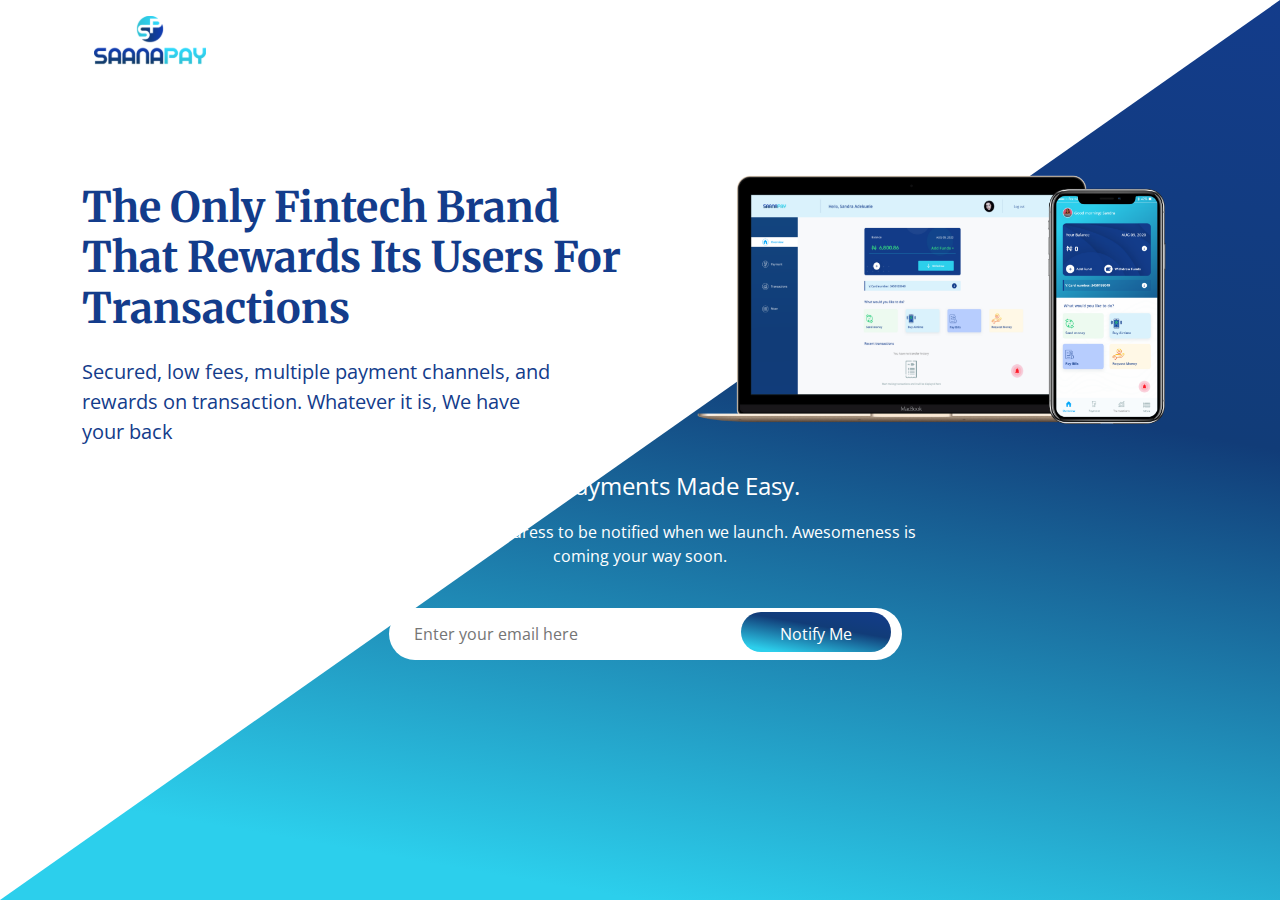
<file: index.html>
<!DOCTYPE html>
<html lang="en">
	<head>
		<meta charset="UTF-8" />
		<meta http-equiv="X-UA-Compatible" content="IE=edge" />
		<meta name="viewport" content="width=device-width, initial-scale=1.0" />
		<title>SaanaPay</title>
		
		<link rel="preconnect" href="https://fonts.gstatic.com" />
		<link
			href="https://fonts.googleapis.com/css2?family=Merriweather:wght@300;400;700;900&family=Open+Sans:wght@300;400;600;700;800&display=swap"
			rel="stylesheet"
		/>
		<link rel="stylesheet" href="/assets/css/bootstrap.min.css" />
		<link rel="stylesheet" href="assets/css/styles.css" />
	</head>
	<body>
		<div class="body-wrapper"></div>
		<div class="container">
			<nav class="header">
				<div class="container">
					<div class="blynk-logo py-3">
						<a class="navbar-brand" href="#"><img src="/assets/img/saanapay_logo.svg" height="50" /></a>
					</div>
				</div>
			</nav>
			<div class="row">
				<div class="col-md-6 mt-huge">
					<h2 class="big-caption">The Only Fintech Brand <br />That Rewards Its Users For Transactions</h2>
					<p class="small-caption mt-4">
						Secured, low fees, multiple payment channels, and <br />
						rewards on transaction. Whatever it is, We have <br />your back
					</p>
				</div>
				<div class="col-md-6 mt-5 me-auto">
					<img src="/assets/img/device-overview.png" class="img-fluid hero-img" />
				</div>
			</div>
			<div class="row justify-content-center">
				<p class="fs-4 text-center text-white">Online Payments Made Easy.</p>
				<p class="text-center text-white">
					Enter your email address to be notified when we launch. Awesomeness is <br />coming your way soon.
				</p>
				<div class="col-md-7">
					<form class="text-center mt-4">
            <div class="form-group">
              <input
                type="text"
                class="notify-form "
                placeholder="Enter your email here"
              />
              <button type="submit" class="notify-btn">Notify Me</button>
            </div>
				</div>
			</div>
		</div>

		<script type="text/javascript" src="assets/js/bootstrap.bundle.min.js"></script>
	</body>
</html>
</file>
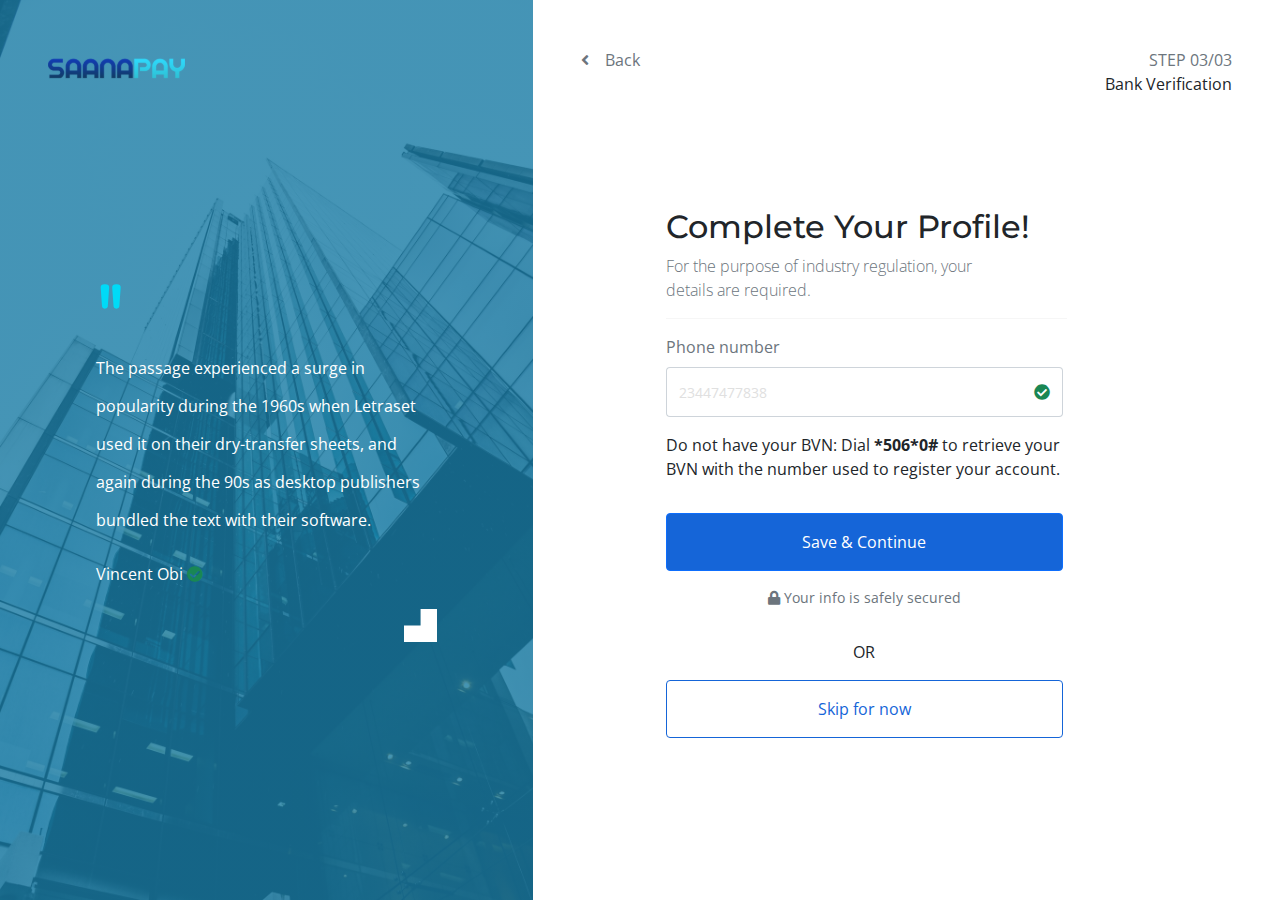
<file: bank-verification.html>
<!DOCTYPE html>
<html lang="en">
	<head>
		<meta charset="UTF-8" />
		<meta http-equiv="X-UA-Compatible" content="IE=edge" />
		<meta name="viewport" content="width=device-width, initial-scale=1.0" />
		<title>SannaPay | Onboarding</title>
		<link rel="preconnect" href="https://fonts.gstatic.com" />
		<link
			href="https://fonts.googleapis.com/css2?family=Open+Sans:wght@300;400;600;700;800&display=swap"
			rel="stylesheet"
		/>
		<link rel="preconnect" href="https://fonts.gstatic.com" />
		<link href="https://fonts.googleapis.com/css2?family=Inter:wght@300;400;500;600&display=swap" rel="stylesheet" />
		<link rel="preconnect" href="https://fonts.gstatic.com" />
		<link href="https://fonts.googleapis.com/css2?family=Gayathri:wght@700&display=swap" rel="stylesheet" />
		<link href="https://fonts.googleapis.com/css2?family=Montserrat:wght@600;700&display=swap" rel="stylesheet" />
		<link rel="stylesheet" href="assets/font-awesome/css/all.css" />
		<link href="assets/css/bootstrap.min.css" rel="stylesheet" />
		<link href="assets/css/onboarding.css" rel="stylesheet" />
	</head>
	<body>
		<main>
			<section>
				<div class="container-fluid">
					<div class="row">
						<div class="col-md-5 d-sm-block d-none p-5 onboarding-banner">
							<img src="assets/img/saanapay_logo_Mobile.svg" />
							<div class="d-flex align-items-center" style="height: 90vh">
								<div class="quote p-5">
									<h1 class="inspire-quote">"</h1>
									<p class="text-white">
										The passage experienced a surge in popularity during the 1960s when Letraset used it on their
										dry-transfer sheets, and again during the 90s as desktop publishers bundled the text with their
										software.
									</p>
									<p class="mt-3 text-white">Vincent Obi <i class="fa fa-check-circle text-success"></i></p>
									<p class="mt-3 end-quote ms-auto"></p>
								</div>
							</div>
						</div>
						<div class="col-md-7 p-sm-5 p-4">
							<div class="row">
								<div class="col-md-4 me-auto">
									<a href="#" class="text-muted text-decoration-none"
										><i class="fa fa-angle-left pe-3"></i><span>Back</span></a
									>
								</div>
								<div class="col-md-5 ms-auto">
									<p class="text-muted text-end my-0 py-0">STEP 03/03</p>
									<p class="text-end py-0">Bank Verification</p>
								</div>
							</div>
							<div class="container px-0 mt-5">
								<div class="row">
									<div class="col-md-9 mx-auto">
										<h2 class="mt-5" style="font-family: 'Montserrat'">Complete Your Profile!</h2>
										<p class="text-muted fw-light">
											For the purpose of industry regulation, your <br />
											details are required.
										</p>
										<div class="col-md-10">
											<hr style="background-color: #ddd" />
										</div>
										<form>
											<div class="row">
												<div class="col-md-10">
													<div class="mb-3">
														<label class="form-label text-muted">Phone number</label>
														<div class="input-group mb-3">
															<input
																type="text"
																class="form-control form-input"
																placeholder="23447477838"
																aria-label="BVN"
																aria-describedby="basic-addon2"
															/>
															<span class="input-group-text text-success" id="basic-addon2"
																><i class="fa fa-check-circle"></i
															></span>
														</div>
														<span class="small fw-light"></span>
															Do not have your BVN: Dial <b>*506*0#</b> to retrieve your BVN with the number used to register
															your account.</span
														>
													</div>
												</div>
											</div>											

											<div class="row mt-3">
												<div class="col-md-10">
													<div class="d-grid">
														<button class="btn btn-primary btn-md py-3">Save & Continue</button>
													</div>
													<p class="small text-muted text-center mt-3">
														<i class="fa fa-lock"></i> Your info is safely secured
													</p>
												</div>
											</div>
                      <div class="row mt-3">
                        <div class="col-md-10">
                          <p class="text-center">OR</p>
                          <div class="d-grid">
														<button class="btn btn-outline-primary btn-md py-3">Skip for now</button>
													</div>
                        </div>
                      </div>
										</form>
									</div>
								</div>
							</div>
						</div>
					</div>
				</div>
			</section>
		</main>
		<script src="assets/js/bootstrap.bundle.min.js"></script>
		<!-- <script defer src="assets/font-awesome/js/all.js"></script> -->
		<script src="assets/js/intlTelInput.js"></script>
		<script>
			var input = document.querySelector('#phone');
			window.intlTelInput(input, {
				// allowDropdown: false,
				// autoHideDialCode: false,
				// autoPlaceholder: "off",
				// dropdownContainer: document.body,
				// excludeCountries: ["us"],
				// formatOnDisplay: false,
				// geoIpLookup: function(callback) {
				//   $.get("http://ipinfo.io", function() {}, "jsonp").always(function(resp) {
				//     var countryCode = (resp && resp.country) ? resp.country : "";
				//     callback(countryCode);
				//   });
				// },
				// hiddenInput: "full_number",
				// initialCountry: "auto",
				// localizedCountries: { 'de': 'Deutschland' },
				// nationalMode: false,
				// onlyCountries: ['us', 'gb', 'ch', 'ca', 'do'],
				// placeholderNumberType: "MOBILE",
				// preferredCountries: ['cn', 'jp'],
				// separateDialCode: true,
				utilsScript: 'assets/js/utils.js',
			});
		</script>
	</body>
</html>
</file>
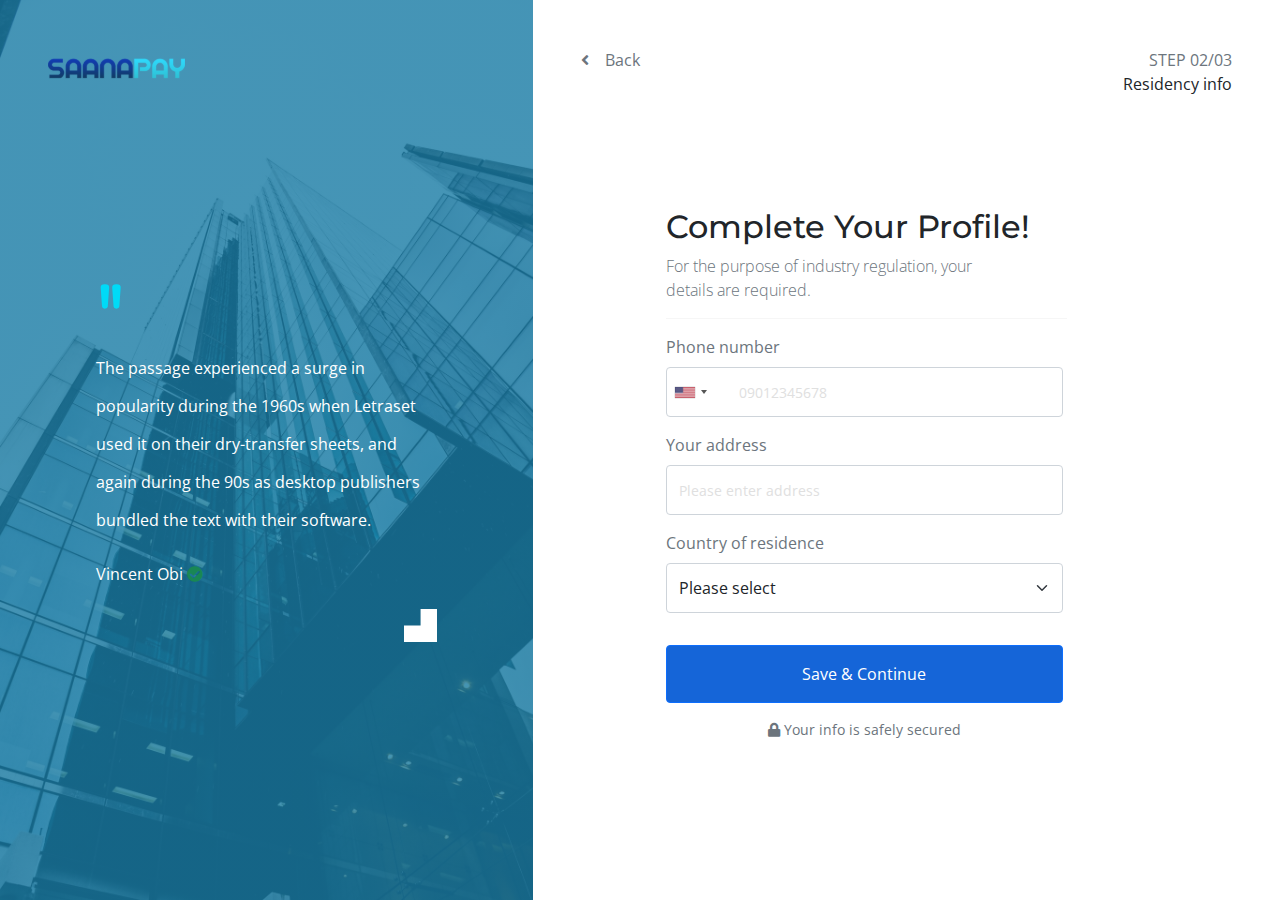
<file: complete-profile.html>
<!DOCTYPE html>
<html lang="en">
	<head>
		<meta charset="UTF-8" />
		<meta http-equiv="X-UA-Compatible" content="IE=edge" />
		<meta name="viewport" content="width=device-width, initial-scale=1.0" />
		<title>SannaPay | Onboarding</title>
		<link rel="preconnect" href="https://fonts.gstatic.com" />
		<link
			href="https://fonts.googleapis.com/css2?family=Open+Sans:wght@300;400;600;700;800&display=swap"
			rel="stylesheet"
		/>
		<link rel="preconnect" href="https://fonts.gstatic.com" />
		<link href="https://fonts.googleapis.com/css2?family=Inter:wght@300;400;500;600&display=swap" rel="stylesheet" />
		<link rel="preconnect" href="https://fonts.gstatic.com" />
		<link href="https://fonts.googleapis.com/css2?family=Gayathri:wght@700&display=swap" rel="stylesheet" />
		<link href="https://fonts.googleapis.com/css2?family=Montserrat:wght@600;700&display=swap" rel="stylesheet" />
		<link rel="stylesheet" href="assets/font-awesome/css/all.css" />
		<link href="assets/css/bootstrap.min.css" rel="stylesheet" />
		<link href="assets/css/intlTelInput.css" rel="stylesheet" />
		<!-- <link href="assets/css/demo.css" rel="stylesheet" /> -->
		<link href="assets/css/onboarding.css" rel="stylesheet" />
	</head>
	<body>
		<main>
			<section>
				<div class="container-fluid">
					<div class="row">
						<div class="col-md-5 d-sm-block d-none p-5 onboarding-banner">
							<img src="assets/img/saanapay_logo_Mobile.svg" />
							<div class="d-flex align-items-center" style="height: 90vh">
								<div class="quote p-5">
									<h1 class="inspire-quote">"</h1>
									<p class="text-white">
										The passage experienced a surge in popularity during the 1960s when Letraset used it on their
										dry-transfer sheets, and again during the 90s as desktop publishers bundled the text with their
										software.
									</p>
									<p class="mt-3 text-white">Vincent Obi <i class="fa fa-check-circle text-success"></i></p>
									<p class="mt-3 end-quote ms-auto"></p>
								</div>
							</div>
						</div>
						<div class="col-md-7 p-sm-5 p-4">
							<div class="row">
								<div class="col-md-4 me-auto">
									<a href="#" class="text-muted text-decoration-none"
										><i class="fa fa-angle-left pe-3"></i><span>Back</span></a
									>
								</div>
								<div class="col-md-5 ms-auto">
									<p class="text-muted text-end my-0 py-0">STEP 02/03</p>
									<p class="text-end py-0">Residency info</p>
								</div>
							</div>
							<div class="container px-0 mt-5">
								<div class="row">
									<div class="col-md-9 mx-auto">
										<h2 class="mt-5" style="font-family: 'Montserrat'">Complete Your Profile!</h2>
										<p class="text-muted fw-light">
											For the purpose of industry regulation, your <br />
											details are required.
										</p>
										<div class="col-md-10">
											<hr style="background-color: #ddd" />
										</div>
										<form>
											<div class="row">
												<div class="col-md-10">
													<div class="mb-3">
														<label class="form-label text-muted">Phone number</label>
														<input id="phone" class="form-input" placeholder="09012345678" name="phone" type="tel" />
													</div>
												</div>
											</div>
											<div class="row">
												<div class="col-md-10">
													<div class="mb-3">
														<label class="form-label text-muted">Your address</label>
														<input type="text" class="form-input" placeholder="Please enter address" id="email" />
													</div>
												</div>
											</div>
											<div class="row">
												<div class="col-md-10">
													<div class="mb-3">
														<label class="form-label text-muted">Country of residence</label>
														<select class="form-select form-input">
															<option selected>Please select</option>
															<option value="1">United States</option>
															<option value="2">Canada</option>
															<option value="3">Nigeria</option>
														</select>
													</div>
												</div>
											</div>

											<div class="row mt-3">
												<div class="col-md-10">
													<div class="d-grid">
														<button class="btn btn-primary btn-md py-3">Save & Continue</button>
													</div>
													<p class="small text-muted text-center mt-3">
														<i class="fa fa-lock"></i> Your info is safely secured
													</p>
												</div>
											</div>
										</form>
									</div>
								</div>
							</div>
						</div>
					</div>
				</div>
			</section>
		</main>
		<script src="assets/js/bootstrap.bundle.min.js"></script>
		<!-- <script defer src="assets/font-awesome/js/all.js"></script> -->
		<script src="assets/js/intlTelInput.js"></script>
		<script>
			var input = document.querySelector('#phone');
			window.intlTelInput(input, {
				// allowDropdown: false,
				// autoHideDialCode: false,
				// autoPlaceholder: "off",
				// dropdownContainer: document.body,
				// excludeCountries: ["us"],
				// formatOnDisplay: false,
				// geoIpLookup: function(callback) {
				//   $.get("http://ipinfo.io", function() {}, "jsonp").always(function(resp) {
				//     var countryCode = (resp && resp.country) ? resp.country : "";
				//     callback(countryCode);
				//   });
				// },
				// hiddenInput: "full_number",
				// initialCountry: "auto",
				// localizedCountries: { 'de': 'Deutschland' },
				// nationalMode: false,
				// onlyCountries: ['us', 'gb', 'ch', 'ca', 'do'],
				// placeholderNumberType: "MOBILE",
				// preferredCountries: ['cn', 'jp'],
				// separateDialCode: true,
				utilsScript: 'assets/js/utils.js',
			});
		</script>
	</body>
</html>
</file>
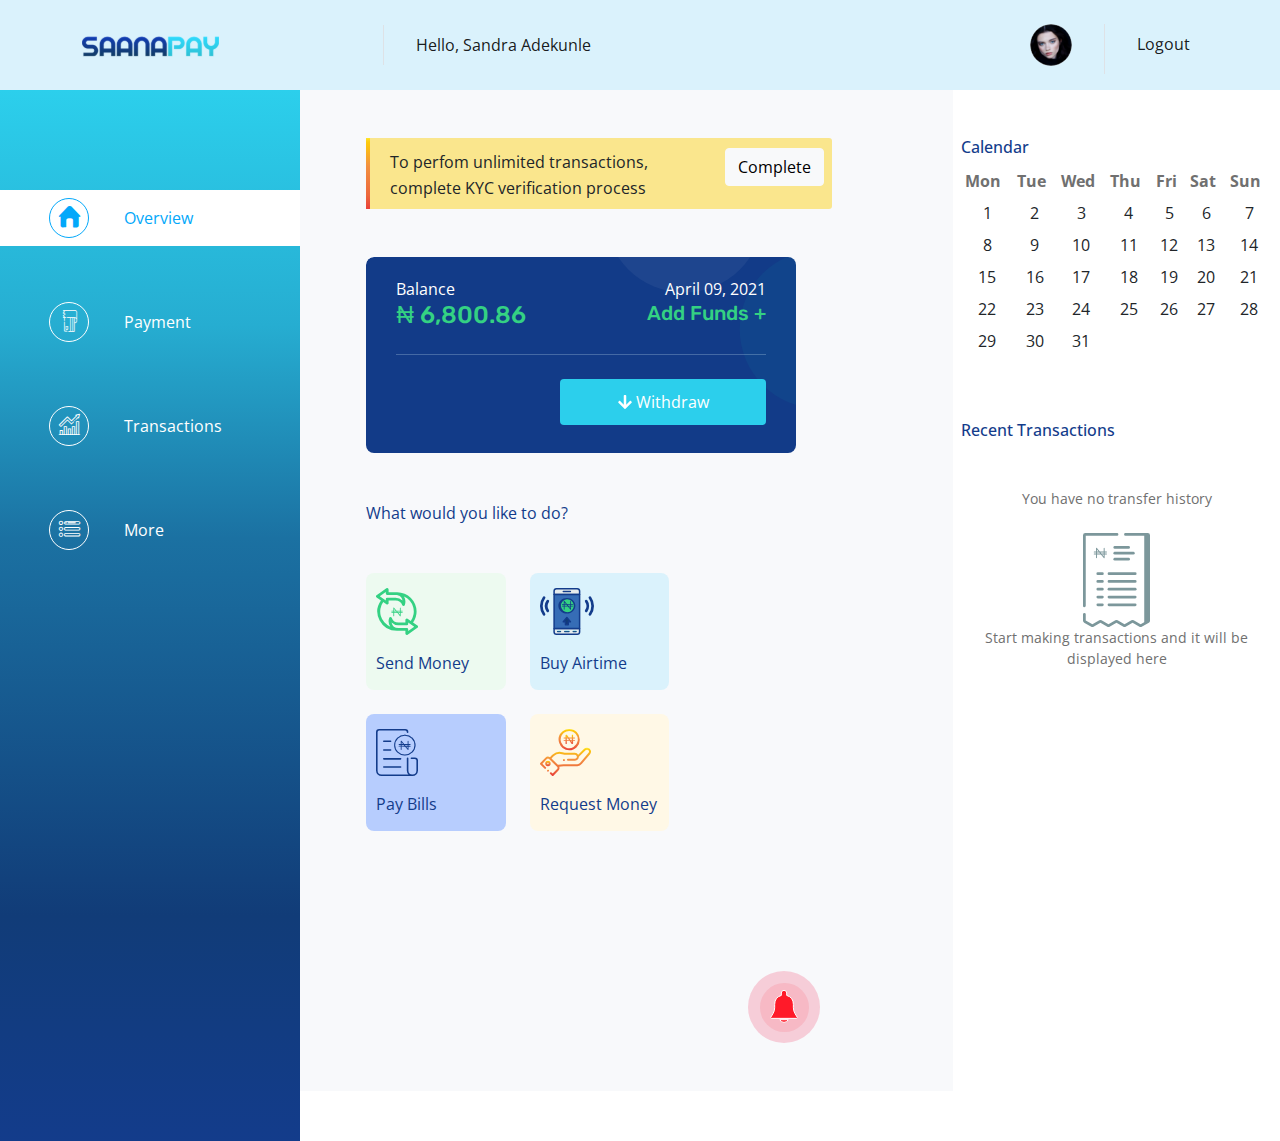
<file: dashboard-calendar.html>
<!DOCTYPE html>
<html lang="en">
	<head>
		<meta charset="UTF-8" />
		<meta name="viewport" content="width=device-width, initial-scale=1.0" />
		<title>College Portal | Forgot Password</title>
		<link rel="preconnect" href="https://fonts.gstatic.com" />
		<link
			href="https://fonts.googleapis.com/css2?family=Merriweather:wght@300;400;700;900&display=swap"
			rel="stylesheet"
		/>
		<link rel="preconnect" href="https://fonts.gstatic.com" />
		<link
			href="https://fonts.googleapis.com/css2?family=Rubik:wght@300;400;500;600;700&display=swap"
			rel="stylesheet"
		/>
		<link rel="preconnect" href="https://fonts.gstatic.com" />
		<link
			href="https://fonts.googleapis.com/css2?family=Open+Sans:wght@300;400;600;700;800&display=swap"
			rel="stylesheet"
		/>
		<link rel="stylesheet" href="assets/font-awesome/css/all.css" />
		<!-- Flaticon CSS -->
		<link rel="stylesheet" href="assets/icomoon/style.css" />
		<link href="assets/css/bootstrap.min.css" rel="stylesheet" />
		<link href="assets/css/dashboard.css" rel="stylesheet" />
	</head>
	<body>
		<nav class="navbar navbar-expand-lg navbar-light py-3 bg-teal">
			<div class="container">
				<a class="navbar-brand" href="#">
					<img src="assets/img/saanapay_logo_Mobile.svg" />
				</a>
				<button
					class="navbar-toggler"
					type="button"
					data-bs-toggle="collapse"
					data-bs-target="#navbarSupportedContent"
					aria-controls="navbarSupportedContent"
					aria-expanded="false"
					aria-label="Toggle navigation"
				>
					<span class="navbar-toggler-icon"></span>
				</button>
				<div class="collapse navbar-collapse ms-huge" id="navbarSupportedContent">
					<ul class="navbar-nav me-auto mb-2 ps-5 mb-lg-0">
						<li class="nav-item border-start ps-4">
							<a class="nav-link active" aria-current="page" href="#">Hello, Sandra Adekunle</a>
						</li>
					</ul>

					<ul class="navbar-nav ms-auto mb-2 ps-5 mb-lg-0">
						<li class="nav-item pe-4">
							<a class="nav-link active" aria-current="page" href="#">
								<!-- <div class="profile-pic"> -->
								<img src="assets/img/icon/user.png" class="profile-pic" />
								<!-- </div> -->
							</a>
						</li>
						<li class="nav-item border-start ps-4 mt-2">
							<a class="nav-link active" aria-current="page" href="#">Logout</a>
						</li>
					</ul>
				</div>
			</div>
		</nav>
		<div class="body-wrapper">
			<div id="side-nav">
				<div class="sidebar-menu mt-huge">
					<a href="#">
						<div class="row sidebar-active mt-huge py-2">
							<div class="col-md-10 mx-auto">
								<div class="row">
									<div class="col-md-4">
										<div class="icon-size active">
											<i class="icon-home align-center"></i>
										</div>
									</div>
									<div class="col-md-8 pt-2">
										<p class="m-0">Overview</p>
									</div>
								</div>
							</div>
						</div>
					</a>
					<a href="#">
						<div class="row mt-5 py-2">
							<div class="col-md-10 mx-auto">
								<div class="row">
									<div class="col-md-4">
										<div class="icon-size border border-white active">
											<i class="icon-online-payment text-white align-center"></i>
										</div>
									</div>
									<div class="col-md-8 pt-2">
										<p class="m-0">Payment</p>
									</div>
								</div>
							</div>
						</div>
					</a>
					<a href="#">
						<div class="row mt-5 py-2">
							<div class="col-md-10 mx-auto">
								<div class="row">
									<div class="col-md-4">
										<div class="icon-size border border-white active">
											<i class="icon-progress text-white align-center"></i>
										</div>
									</div>
									<div class="col-md-8 pt-2">
										<p class="m-0">Transactions</p>
									</div>
								</div>
							</div>
						</div>
					</a>
					<a href="#">
						<div class="row mt-5 py-2">
							<div class="col-md-10 mx-auto">
								<div class="row">
									<div class="col-md-4">
										<div class="icon-size border border-white active">
											<i class="icon-list text-white align-center"></i>
										</div>
									</div>
									<div class="col-md-8 pt-2">
										<p class="m-0">More</p>
									</div>
								</div>
							</div>
						</div>
					</a>
				</div>
			</div>
			<div id="wrapper" class="bg-white">
				<div class="container">
					<div class="row">
						<div class="col-md-8 bg-light-grey">
							<div class="row mt-5 py-0 my-0">
								<div class="col-md-1"></div>
								<div class="col-md-9">
									<div class="notif notif-warning">
										<div class="row">
											<div class="col-md-9 col-12">
												<span class="align-middle"
													>To perfom unlimited transactions, complete KYC verification process</span
												>
											</div>
											<div class="col-md-3 col-12">
												<button class="btn btn-light">Complete</button>
											</div>
										</div>
									</div>
								</div>
							</div>
							<div class="row mt-5">
								<div class="col-md-10 mx-auto">
									<div class="row">
										<div class="col-md-10">
											<div class="card-wallet">
												<div class="row">
													<div class="col-md-4 col-6 me-auto">
														<p class="text-white">Balance</p>
													</div>
													<div class="col-md-4 col-6 ms-auto">
														<p class="text-white text-end">April 09, 2021</p>
													</div>
												</div>
												<div class="row">
													<div class="col-md-6 col-6 me-auto">
														<h4 class="font-family-rubik">&#8358; 6,800.86</h4>
													</div>
													<div class="col-md-6 col-6 ms-auto">
														<h5 class="font-family-rubik text-end">Add Funds +</h5>
													</div>
												</div>
												<hr class="bg-teal" />
												<div class="row">
													<div class="col-md-7 ms-auto">
														<div class="d-grid py-2">
															<button class="btn btn-withdraw"><i class="fa fa-arrow-down"></i> Withdraw</button>
														</div>
													</div>
												</div>
											</div>
										</div>
									</div>
								</div>
							</div>
							<div class="row mt-5">
								<div class="col-md-10 mx-auto">
									<p class="text-primary">What would you like to do?</p>
								</div>
							</div>
							<div class="row mt-5">
								<div class="col-md-12">
									<div class="row">
										<div class="col-md-1"></div>
										<div class="col-md-3 mb-4">
											<div
												class="card-action border border-0 bg-lemon"
												data-bs-toggle="modal"
												data-bs-target="#send-modal"
											>
												<img src="assets/img/icon/currency-exchange.svg" height="47px" />
												<p class="text-primary mt-3">Send Money</p>
											</div>
										</div>
										<div class="col-md-3 mb-4">
											<div
												class="card-action border border-0 bg-teal"
												data-bs-toggle="modal"
												data-bs-target="#buy-airtime"
											>
												<img src="assets/img/icon/buy-airtime.svg" height="47px" />
												<p class="text-primary mt-3">Buy Airtime</p>
											</div>
										</div>
									</div>
									<div class="row">
										<div class="col-md-1"></div>
										<div class="col-md-3 mb-4">
											<div class="card-action border border-0 bg-violet">
												<img src="assets/img/icon/pay-bills.svg" height="47px" />
												<p class="text-primary mt-3">Pay Bills</p>
											</div>
										</div>
										<div class="col-md-3 mb-4">
											<div class="card-action border border-0 bg-orange">
												<img src="assets/img/icon/request-money.svg" height="47px" />
												<p class="text-primary mt-3">Request Money</p>
											</div>
										</div>
									</div>
								</div>
							</div>

							<div
								class="modal fade"
								id="send-modal"
								tabindex="-1"
								aria-labelledby="sendMobileLabel"
								aria-hidden="true"
							>
								<div class="modal-dialog">
									<div class="modal-content">
										<div class="modal-header border border-0">
											<i class="fa fa-arrow-left" type="button" data-bs-dismiss="modal" aria-label="Close"></i>
										</div>
										<div class="modal-body">
											<h6 class="mt-4 text-center text-primary">Send money to bank account</h6>
											<form class="mt-4 px-3">
												<div class="form-group mb-3">
													<label class="small text-primary">Recipients Account Number</label>
													<input type="text" class="form-control text-muted fs-6 mt-3" placeholder="02233449549" />
												</div>
												<div class="form-group mb-3">
													<label class="small text-primary">Select Bank</label>
													<select class="form-control text-muted fs-6 mt-3">
														<option selected>Select bank</option>
														<option>Gtbank</option>
														<option>UBA</option>
													</select>
												</div>
												<div class="form-group mb-3">
													<label class="small text-primary">Amount</label>
													<input type="text" class="form-control text-muted fs-6 mt-3" placeholder="N 20000" />
												</div>
												<div class="form-group mb-3">
													<label class="small text-primary">Payment Remark</label>
													<input type="text" class="form-control text-muted fs-6 mt-3" placeholder="Optional" />
												</div>
												<div class="row mb-5">
													<div class="col-md-5 col-9">
														<span>Save this payment</span> <img src="assets/img/icon/info-circle.svg" />
													</div>
													<div class="col-md-6 col-3">
														<div class="form-check form-switch">
															<input
																class="form-check-input form-check-input-lg"
																height="30px"
																type="checkbox"
																id="flexSwitchCheckChecked"
																checked
															/>
														</div>
													</div>
												</div>
												<div class="d-grid">
													<button class="btn btn-send">Send</button>
												</div>
											</form>
										</div>
									</div>
								</div>
							</div>

							<div
								class="modal fade"
								id="buy-airtime"
								tabindex="-1"
								aria-labelledby="sendMobileLabel"
								aria-hidden="true"
							>
								<div class="modal-dialog">
									<div class="modal-content">
										<div class="modal-header border border-0">
											<i class="fa fa-arrow-left" type="button" data-bs-dismiss="modal" aria-label="Close"></i>
										</div>
										<div class="modal-body">
											<div class="bg-lemon mx-4 py-1">
												<h6 class="mt-4 my-1 text-center">
													<img src="assets/img/icon/cash.svg" /> Fun with <span class="text-lemon">&#8358;40,000</span>
												</h6>
											</div>
											<h5 class="text-center mt-5">Fund with Card</h5>
											<form class="mt-4 px-3">
												<div class="form-group mb-3">
													<label class="small text-primary">Card Number</label>
													<input type="text" class="form-control text-muted fs-6 mt-3" placeholder="02233449549" />
													<img src="assets/img/icon/visa-card.svg" class="field-icon" />
												</div>
												<div class="row">
													<div class="col-md-6">
														<div class="form-group">
															<label class="small text-primary">Expiry Date</label>
															<input type="text" class="form-control fs-6 mt-3" placeholder="MM/YYYY" />
														</div>
													</div>
													<div class="col-md-6">
														<div class="form-group">
															<label class="small text-primary">CVV</label>
															<input type="text" class="form-control fs-6 mt-3" placeholder="222" />
														</div>
													</div>
												</div>

												<div class="row mb-5 mt-5">
													<div class="col-md-5 col-9">
														<span>Save this payment</span> <img src="assets/img/icon/info-circle.svg" />
													</div>
													<div class="col-md-6 col-3">
														<div class="form-check form-switch">
															<input
																class="form-check-input form-check-input-lg"
																height="30px"
																type="checkbox"
																id="flexSwitchCheckChecked"
																checked
															/>
														</div>
													</div>
												</div>
												<div class="row">
													<div class="col-md-6">
														<div class="d-grid">
															<button class="btn btn-outline-send">Cancel</button>
														</div>
													</div>
													<div class="col-md-6">
														<div class="d-grid">
															<button
																type="button"
																class="btn btn-send"
																data-bs-toggle="modal"
																data-bs-target="#details-modal"
															>
																Proceed
															</button>
														</div>
													</div>
												</div>
											</form>
										</div>
									</div>
								</div>
							</div>
							<div
								class="modal fade"
								id="details-modal"
								tabindex="-1"
								aria-labelledby="detailsLabel"
								aria-hidden="true"
							>
								<div class="modal-dialog">
									<div class="modal-content">
										<div class="modal-header border border-0">
											<i class="fa fa-arrow-left" type="button" data-bs-dismiss="modal" aria-label="Close"></i>
										</div>
										<div class="modal-body">
											<h6 class="mt-4 text-center text-primary">Transaction Details</h6>
											<h6 class="mt-4 my-1 text-center">
												<img src="assets/img/icon/cash.svg" /> Fund account with
												<span class="text-lemon">&#8358;40,000</span>
											</h6>
											<p class="text-center text-muted small mt-5">Via debit card</p>
											<div class="row">
												<div class="col-md-10 mx-auto">
													<div class="row mt-5 ps-5 justify-content-center">
														<div class="col-md-3">
															<img src="assets/img/icon/visa-card.svg" />
														</div>
														<div class="col-md-9">
															<p>VISA **** ****2231</p>
															<p class="small text-start">Expires 2/22</p>
														</div>
													</div>
													<hr />
													<div class="row mt-huge mb-huge">
														<div class="col-md-6">
															<div class="d-grid">
																<button class="btn btn-outline-send">Cancel</button>
															</div>
														</div>
														<div class="col-md-6">
															<div class="d-grid">
																<button class="btn btn-send">Fund</button>
															</div>
														</div>
													</div>
												</div>
											</div>
										</div>
									</div>
								</div>
							</div>

							<div class="row mt-3 mb-5">
								<div class="col-md-6 mx-auto">
									<div class="row">
										<div class="col-md-2 ms-auto mt-huge text-end">
											<img src="assets/img/icon/notification.svg" />
										</div>
									</div>
								</div>
							</div>
						</div>
						<div class="col-md-4 mt-5 px-2">
							<h6 class="text-primary">Calendar</h6>
							<div class="table-responsive">
								<table class="table table-sm table-borderless">
									<thead class="text-grey">
										<tr>
											<th>Mon</th>
											<th>Tue</th>
											<th>Wed</th>
											<th>Thu</th>
											<th>Fri</th>
											<th>Sat</th>
											<th>Sun</th>
										</tr>
									</thead>
									<tbody class="text-center">
										<tr>
											<td>1</td>
											<td>2</td>
											<td>3</td>
											<td>4</td>
											<td>5</td>
											<td>6</td>
											<td>7</td>
										</tr>
										<tr>
											<td>8</td>
											<td>9</td>
											<td>10</td>
											<td>11</td>
											<td>12</td>
											<td>13</td>
											<td>14</td>
										</tr>
										<tr>
											<td>15</td>
											<td>16</td>
											<td>17</td>
											<td>18</td>
											<td>19</td>
											<td>20</td>
											<td>21</td>
										</tr>
										<tr>
											<td>22</td>
											<td>23</td>
											<td>24</td>
											<td>25</td>
											<td>26</td>
											<td>27</td>
											<td>28</td>
										</tr>
										<tr>
											<td>29</td>
											<td>30</td>
											<td>31</td>
											<td></td>
											<td></td>
											<td></td>
											<td></td>
										</tr>
									</tbody>
								</table>
							</div>
							<h6 class="text-primary mt-5">Recent Transactions</h6>
							<div class="col-md-12 mt-5 text-center">
								<p class="fw-normal small text-grey">You have no transfer history</p>
								<img src="assets/img/icon/bill.svg" class="mt-4" />
								<p class="fw-normal small text-grey">Start making transactions and it will be displayed here</p>
							</div>
						</div>
					</div>
				</div>
			</div>
		</div>

		<script src="assets/js/bootstrap.bundle.min.js"></script>
		<script defer src="assets/font-awesome/js/all.js"></script>
		<script>
			var tooltipTriggerList = [].slice.call(document.querySelectorAll('[data-bs-toggle="tooltip"]'));
			var tooltipList = tooltipTriggerList.map(function (tooltipTriggerEl) {
				return new bootstrap.Tooltip(tooltipTriggerEl);
			});
		</script>
	</body>
</html>
</file>
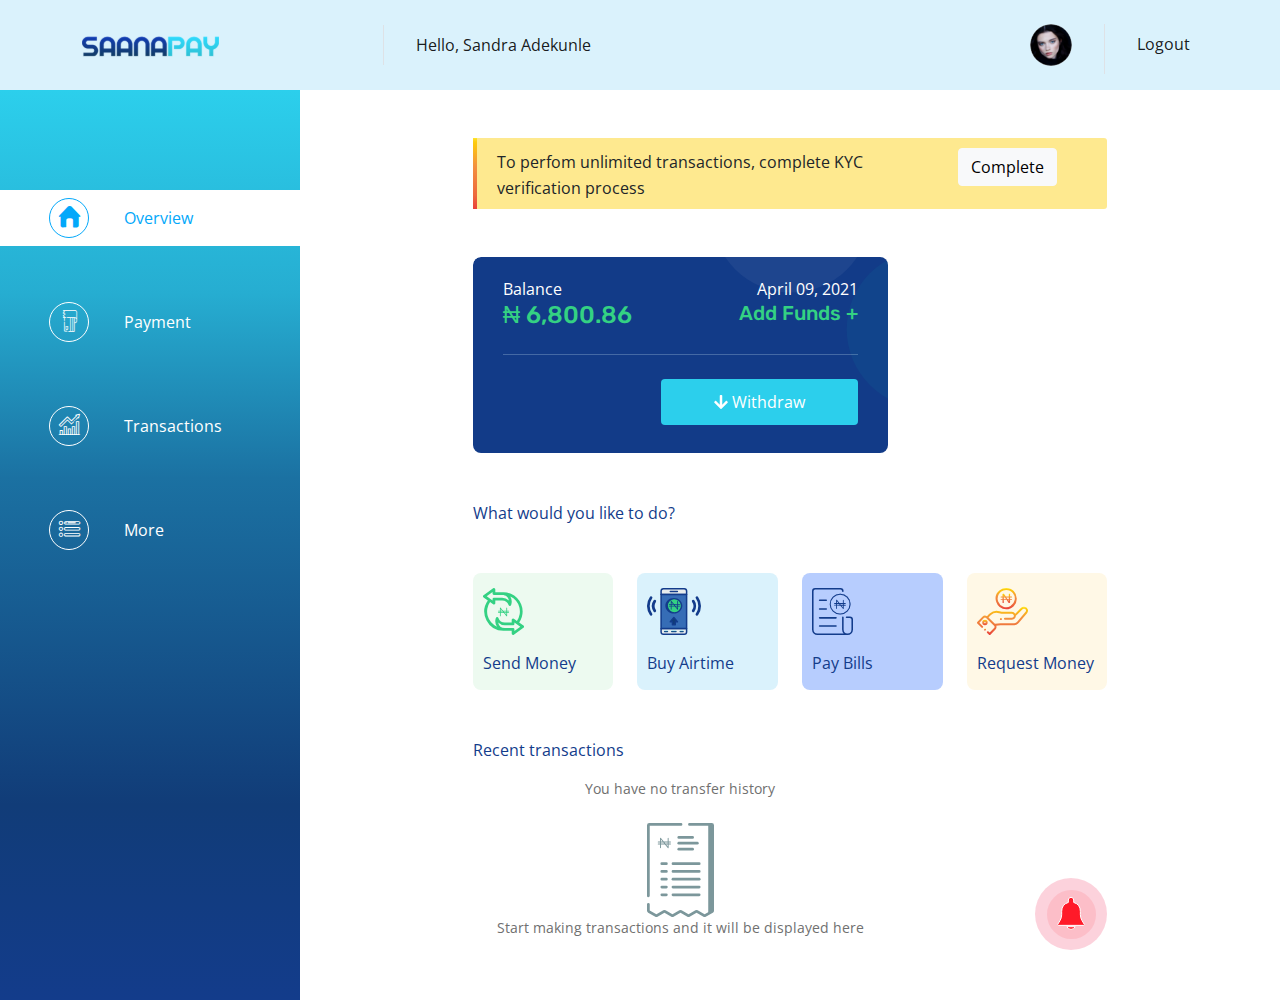
<file: dashboard.html>
<!DOCTYPE html>
<html lang="en">
	<head>
		<meta charset="UTF-8" />
		<meta name="viewport" content="width=device-width, initial-scale=1.0" />
		<title>SannaPay | Dashboard</title>
		<link rel="preconnect" href="https://fonts.gstatic.com" />
		<link
			href="https://fonts.googleapis.com/css2?family=Merriweather:wght@300;400;700;900&display=swap"
			rel="stylesheet"
		/>
		<link rel="preconnect" href="https://fonts.gstatic.com" />
		<link
			href="https://fonts.googleapis.com/css2?family=Rubik:wght@300;400;500;600;700&display=swap"
			rel="stylesheet"
		/>
		<link rel="preconnect" href="https://fonts.gstatic.com" />
		<link
			href="https://fonts.googleapis.com/css2?family=Open+Sans:wght@300;400;600;700;800&display=swap"
			rel="stylesheet"
		/>
		<link rel="stylesheet" href="assets/font-awesome/css/all.css" />
		<!-- Flaticon CSS -->
		<link rel="stylesheet" href="assets/icomoon/style.css" />
		<link href="assets/css/bootstrap.min.css" rel="stylesheet" />
		<link href="assets/css/dashboard.css" rel="stylesheet" />
	</head>
	<body>
		<nav class="navbar navbar-expand-lg navbar-light py-3 bg-teal">
			<div class="container">
				<a class="navbar-brand" href="#">
					<img src="assets/img/saanapay_logo_Mobile.svg" />
				</a>
				<button
					class="navbar-toggler"
					type="button"
					data-bs-toggle="collapse"
					data-bs-target="#navbarSupportedContent"
					aria-controls="navbarSupportedContent"
					aria-expanded="false"
					aria-label="Toggle navigation"
				>
					<span class="navbar-toggler-icon"></span>
				</button>
				<div class="collapse navbar-collapse ms-huge" id="navbarSupportedContent">
					<ul class="navbar-nav me-auto mb-2 ps-5 mb-lg-0">
						<li class="nav-item border-start ps-4">
							<a class="nav-link active" aria-current="page" href="#">Hello, Sandra Adekunle</a>
						</li>
					</ul>

					<ul class="navbar-nav ms-auto mb-2 ps-5 mb-lg-0">
						<li class="nav-item pe-4">
							<a class="nav-link active" aria-current="page" href="#">
								<!-- <div class="profile-pic"> -->
								<img src="assets/img/icon/user.png" class="profile-pic" />
								<!-- </div> -->
							</a>
						</li>
						<li class="nav-item border-start ps-4 mt-2">
							<a class="nav-link active" aria-current="page" href="#">Logout</a>
						</li>
					</ul>
				</div>
			</div>
		</nav>
		<div class="body-wrapper">
			<div id="side-nav">
				<div class="sidebar-menu mt-huge">
					<a href="#">
						<div class="row sidebar-active mt-huge py-2">
							<div class="col-md-10 mx-auto">
								<div class="row">
									<div class="col-md-4">
										<div class="icon-size active">
											<i class="icon-home align-center"></i>
										</div>
									</div>
									<div class="col-md-8 pt-2">
										<p class="m-0">Overview</p>
									</div>
								</div>
							</div>
						</div>
					</a>
					<a href="#">
						<div class="row mt-5 py-2">
							<div class="col-md-10 mx-auto">
								<div class="row">
									<div class="col-md-4">
										<div class="icon-size border border-white active">
											<i class="icon-online-payment text-white align-center"></i>
										</div>
									</div>
									<div class="col-md-8 pt-2">
										<p class="m-0">Payment</p>
									</div>
								</div>
							</div>
						</div>
					</a>
					<a href="#">
						<div class="row mt-5 py-2">
							<div class="col-md-10 mx-auto">
								<div class="row">
									<div class="col-md-4">
										<div class="icon-size border border-white active">
											<i class="icon-progress text-white align-center"></i>
										</div>
									</div>
									<div class="col-md-8 pt-2">
										<p class="m-0">Transactions</p>
									</div>
								</div>
							</div>
						</div>
					</a>
					<a href="#">
						<div class="row mt-5 py-2">
							<div class="col-md-10 mx-auto">
								<div class="row">
									<div class="col-md-4">
										<div class="icon-size border border-white active">
											<i class="icon-list text-white align-center"></i>
										</div>
									</div>
									<div class="col-md-8 pt-2">
										<p class="m-0">More</p>
									</div>
								</div>
							</div>
						</div>
					</a>
				</div>
			</div>
			<div id="wrapper" class="bg-white px-2">
				<div class="row mt-5 py-0 my-0">
					<div class="col-md-8 mx-auto">
						<div class="notif notif-warning">
							<div class="row">
								<div class="col-md-9 col-12">
									<span class="align-middle">To perfom unlimited transactions, complete KYC verification process</span>
								</div>
								<div class="col-md-3 col-12">
									<button class="btn btn-light">Complete</button>
								</div>
							</div>
						</div>
					</div>
				</div>
				<div class="row mt-5">
					<div class="col-md-8 mx-auto">
						<div class="row">
							<div class="col-md-8">
								<div class="card-wallet">
									<div class="row">
										<div class="col-md-4 col-6 me-auto">
											<p class="text-white">Balance</p>
										</div>
										<div class="col-md-4 col-6 ms-auto">
											<p class="text-white text-end">April 09, 2021</p>
										</div>
									</div>
									<div class="row">
										<div class="col-md-6 col-6 me-auto">
											<h4 class="font-family-rubik">&#8358; 6,800.86</h4>
										</div>
										<div class="col-md-6 col-6 ms-auto">
											<h5 class="font-family-rubik text-end">Add Funds +</h5>
										</div>
									</div>
									<hr class="bg-teal" />
									<div class="row">
										<div class="col-md-7 ms-auto">
											<div class="d-grid py-2">
												<button class="btn btn-withdraw"><i class="fa fa-arrow-down"></i> Withdraw</button>
											</div>
										</div>
									</div>
								</div>
							</div>
						</div>
					</div>
				</div>
				<div class="row mt-5">
					<div class="col-md-8 mx-auto">
						<p class="text-primary">What would you like to do?</p>
					</div>
				</div>
				<div class="row mt-5">
					<div class="col-md-8 mx-auto">
						<div class="row justify-content-center">
							<div class="col-md-3 mb-4">
								<div class="card-action border border-0 bg-lemon">
									<img src="assets/img/icon/currency-exchange.svg" height="47px" />
									<p class="text-primary mt-3">Send Money</p>
								</div>
							</div>
							<div class="col-md-3 mb-4">
								<div class="card-action border border-0 bg-teal">
									<img src="assets/img/icon/buy-airtime.svg" height="47px" />
									<p class="text-primary mt-3">Buy Airtime</p>
								</div>
							</div>
							<div class="col-md-3 mb-4">
								<div class="card-action border border-0 bg-violet">
									<img src="assets/img/icon/pay-bills.svg" height="47px" />
									<p class="text-primary mt-3">Pay Bills</p>
								</div>
							</div>
							<div class="col-md-3 mb-4">
								<div class="card-action border border-0 bg-orange">
									<img src="assets/img/icon/request-money.svg" height="47px" />
									<p class="text-primary mt-3">Request Money</p>
								</div>
							</div>
						</div>
					</div>
				</div>
				<div class="row mt-4">
					<div class="col-md-8 mx-auto">
						<p class="text-primary">Recent transactions</p>
					</div>
				</div>
				<div class="row mt-3">
					<div class="col-md-8 mx-auto">
						<div class="row">
							<div class="col-md-8 text-center">
								<p class="fw-normal small text-grey">You have no transfer history</p>
								<img src="assets/img/icon/bill.svg" class="mt-4" />
								<p class="fw-normal small text-grey">Start making transactions and it will be displayed here</p>
							</div>
							<div class="col-md-2 ms-auto mt-huge text-end">
								<img src="assets/img/icon/notification.svg" />
							</div>
						</div>
					</div>
				</div>
			</div>
		</div>

		<script src="assets/js/bootstrap.bundle.min.js"></script>
		<script defer src="assets/font-awesome/js/all.js"></script>
		<script>
			var tooltipTriggerList = [].slice.call(document.querySelectorAll('[data-bs-toggle="tooltip"]'));
			var tooltipList = tooltipTriggerList.map(function (tooltipTriggerEl) {
				return new bootstrap.Tooltip(tooltipTriggerEl);
			});
		</script>
	</body>
</html>
</file>
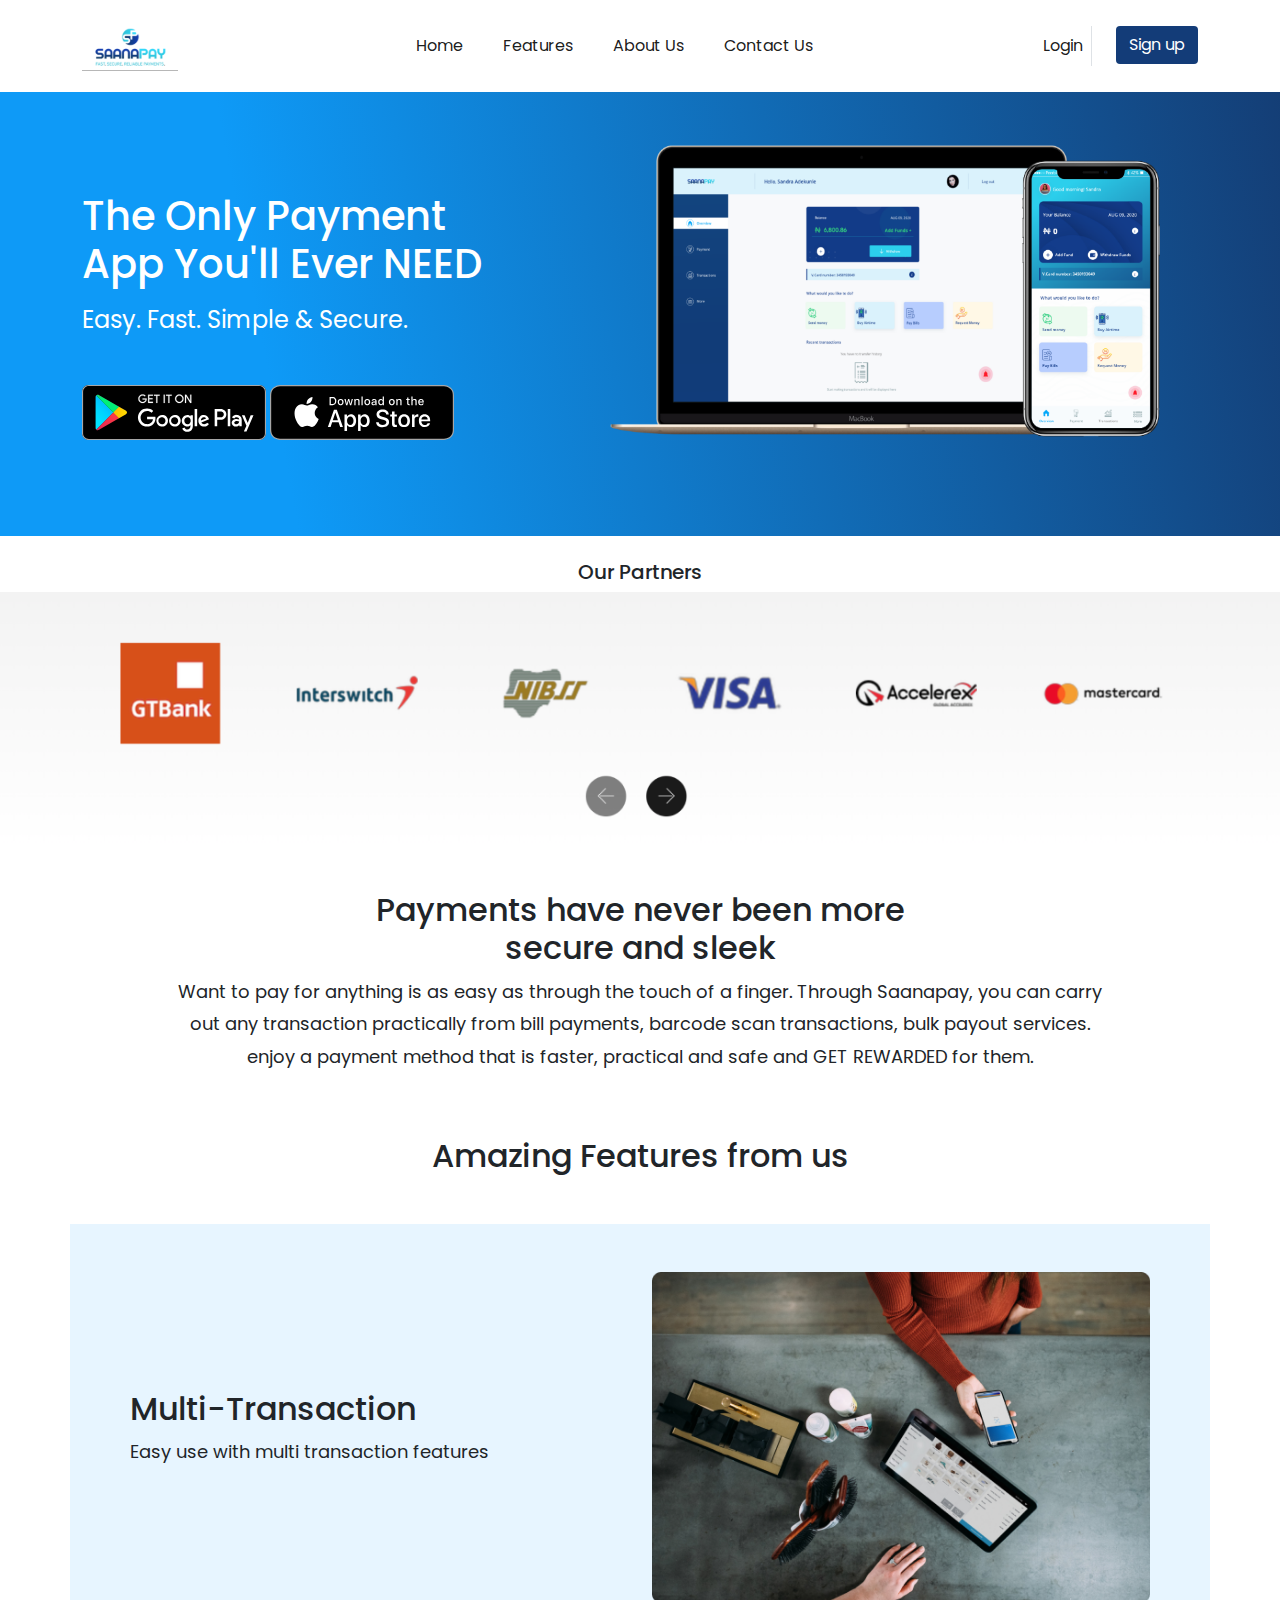
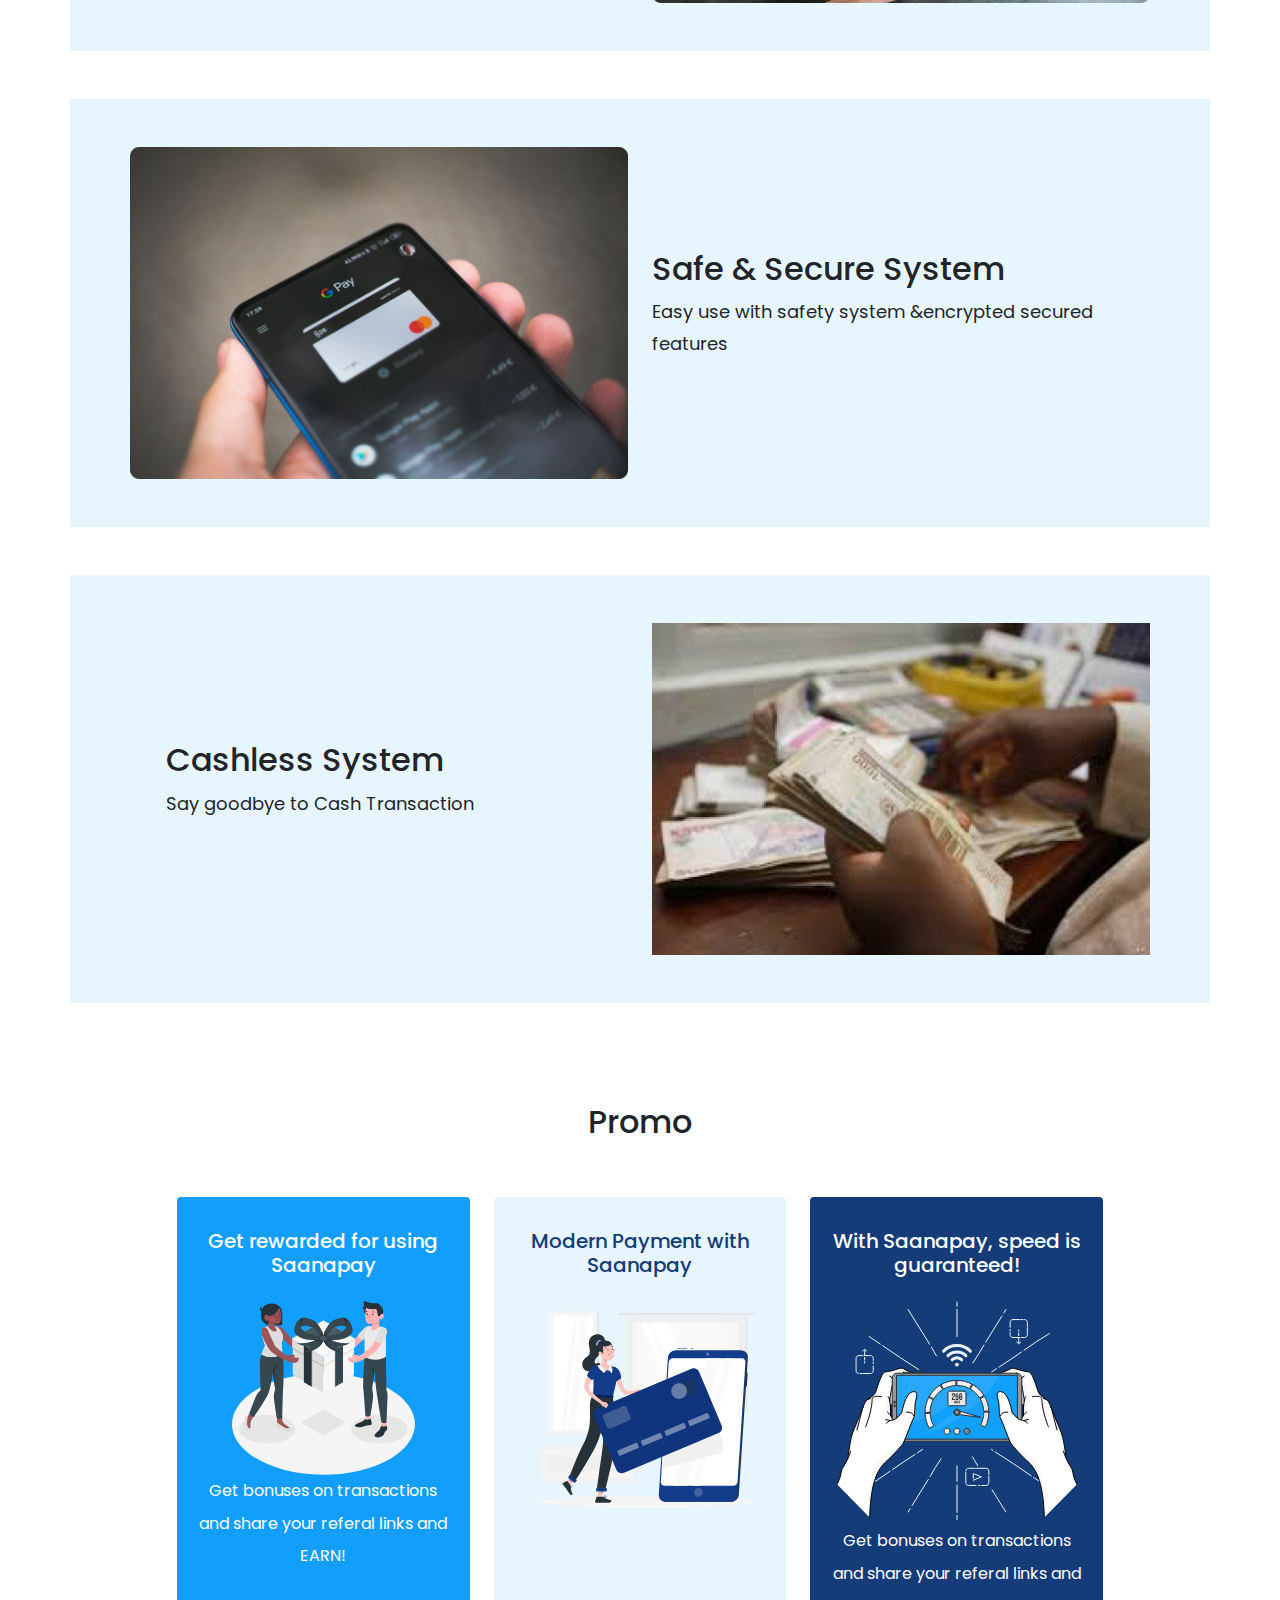
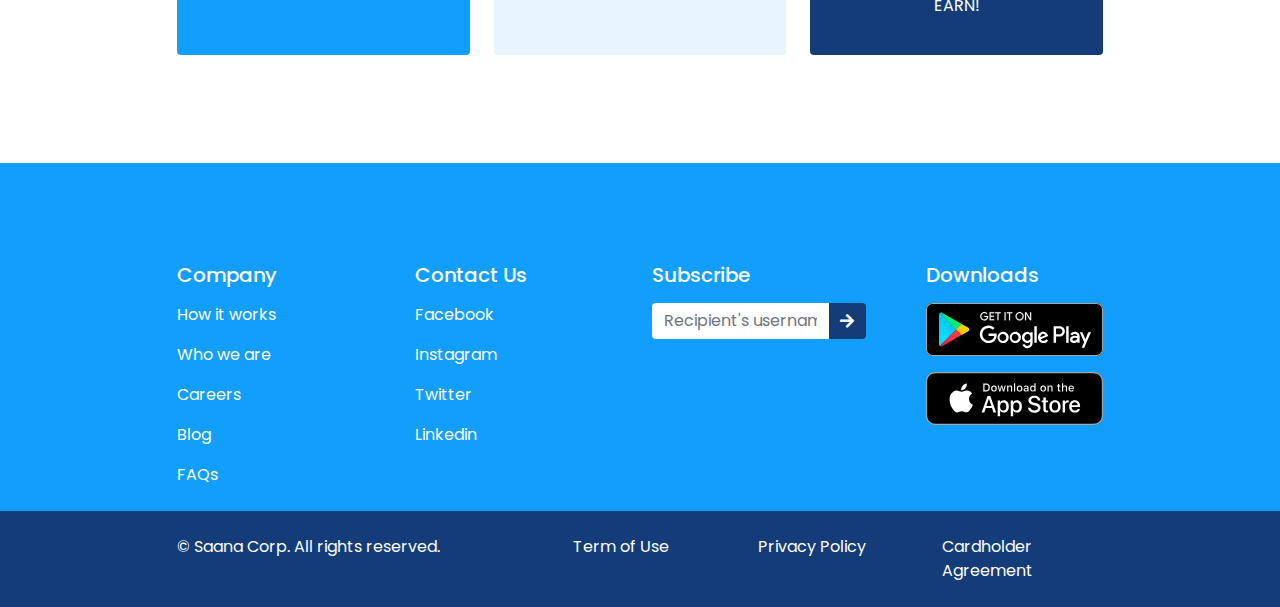
<file: home.html>
<!DOCTYPE html>
<html lang="en">
	<head>
		<meta charset="UTF-8" />
		<meta name="viewport" content="width=device-width, initial-scale=1.0" />
		<title>SannaPay | Home</title>

		<link rel="stylesheet" href="assets/font-awesome/css/all.min.css" />
		<link rel="preconnect" href="https://fonts.gstatic.com" />
		<link
			href="https://fonts.googleapis.com/css2?family=Poppins:wght@100;200;300;400;500;600;700;800;900&display=swap"
			rel="stylesheet"
		/>

		<link rel="stylesheet" href="assets/font-awesome/css/all.min.css" />

		<link rel="stylesheet" href="assets/css/bootstrap.min.css" />
		<link rel="stylesheet" href="assets/css/home.css" />
	</head>
	<body>
		<header class="bg-teal">
			<nav class="navbar navbar-expand-lg navbar-light py-3 bg-teal">
				<div class="container">
					<a class="navbar-brand" href="#">
						<img src="assets/img/logo-full.svg" height="50px" />
					</a>
					<button
						class="navbar-toggler"
						type="button"
						data-bs-toggle="collapse"
						data-bs-target="#navbarSupportedContent"
						aria-controls="navbarSupportedContent"
						aria-expanded="false"
						aria-label="Toggle navigation"
					>
						<span class="navbar-toggler-icon"></span>
					</button>
					<div class="collapse navbar-collapse ms-huge" id="navbarSupportedContent">
						<ul class="navbar-nav ms-auto mb-2 mb-lg-0">
							<li class="nav-item ps-4">
								<a class="nav-link active" aria-current="page" href="#">Home</a>
							</li>
							<li class="nav-item ps-4">
								<a class="nav-link active" aria-current="page" href="#">Features</a>
							</li>
							<li class="nav-item ps-4">
								<a class="nav-link active" aria-current="page" href="#">About Us</a>
							</li>
							<li class="nav-item ps-4">
								<a class="nav-link active" aria-current="page" href="#">Contact Us</a>
							</li>
						</ul>

						<ul class="navbar-nav ms-auto mb-2 mb-lg-0">
							<li class="nav-item ps-4">
								<a class="nav-link active" aria-current="page" href="#"> Login </a>
							</li>
							<li class="nav-item border-start ps-4">
								<a class="btn bg-dark-blue text-white" aria-current="page" href="#">Sign up</a>
							</li>
						</ul>
					</div>
				</div>
			</nav>
		</header>
		<section class="header-banner">
			<div class="container">
				<div class="row pb-5">
					<div class="col-md-5 text-white pt-huge">
						<h1 class="">The Only Payment App You'll Ever NEED</h1>
						<p class="mt-3 fs-4">Easy. Fast. Simple & Secure.</p>
						<div class="mt-5">
							<img src="assets/img/play-store.svg" alt="" />
							<img src="assets/img/app-store.svg" alt="" />
						</div>
					</div>
					<div class="col-md-7">
						<img src="assets/img/device-overview.png" class="img-fluid d-sm-block d-none" />
					</div>
				</div>
			</div>
		</section>
		<section>
			<div class="container-fluid px-0">
				<h5 class="text-center mt-4">Our Partners</h5>
				<img src="assets/img/sponsors.png" class="img-fluid" />
			</div>

			<div class="container mt-5">
				<div class="row">
					<div class="col-md-7 mx-auto">
						<h2 class="text-center">Payments have never been more secure and sleek</h2>
					</div>
					<div class="col-md-10 mx-auto text-center">
						<p>
							Want to pay for anything is as easy as through the touch of a finger. Through Saanapay, you can carry out
							any transaction practically from bill payments, barcode scan transactions, bulk payout services. enjoy a
							payment method that is faster, practical and safe and GET REWARDED for them.
						</p>
					</div>
				</div>
				<h2 class="mt-5 text-center">Amazing Features from us</h2>
				<div class="row bg-sky-blue py-5 px-5 mt-5">
					<div class="col-md-6 align-self-center">
						<h2>Multi-Transaction</h2>
						<p>Easy use with multi transaction features</p>
					</div>
					<div class="col-md-6">
						<img src="assets/img/multi-transaction.png" class="img-fluid" />
					</div>
				</div>
				<div class="row bg-sky-blue py-5 px-5 mt-5">
					<div class="col-md-6">
						<img src="assets/img/safe-secure.png" class="img-fluid" />
					</div>
					<div class="col-md-6 align-self-center">
						<h2>Safe & Secure System</h2>
						<p>Easy use with safety system &encrypted secured features</p>
					</div>
				</div>
				<div class="row bg-sky-blue py-5 px-5 mt-5">
					<div class="col-md-6 align-self-center px-5">
						<h2>Cashless System</h2>
						<p>Say goodbye to Cash Transaction</p>
					</div>
					<div class="col-md-6">
						<img src="assets/img/cashless.png" class="img-fluid" />
					</div>
				</div>
			</div>
		</section>
		<section>
			<div class="container">
				<h2 class="text-center mt-huge">Promo</h2>
				<div class="row mt-5">
					<div class="col-md-10 mx-auto">
						<div class="row">
							<div class="col-md-4 my-2 d-flex align-items-stretch">
								<div class="card bg-blue text-white border-0">
									<div class="card-body text-center">
										<h5 class="text-center mt-3">Get rewarded for using Saanapay</h5>
										<img src="assets/img/gift/amico.svg" class="pt-3" alt="..." />
										<p class="text-center fs-6">Get bonuses on transactions and share your referal links and EARN!</p>
									</div>
								</div>
							</div>
							<div class="col-md-4 my-2 d-flex align-items-stretch">
								<div class="card bg-sky-blue text-dark-blue border-0">
									<div class="card-body text-center">
										<h5 class="text-center mt-3">Modern Payment with Saanapay</h5>
										<img src="assets/img/mobile-payments/rafiki.svg" class="pt-3" alt="..." />
									</div>
								</div>
							</div>
							<div class="col-md-4 my-2 d-flex align-items-stretch">
								<div class="card bg-dark-blue text-white border-0">
									<div class="card-body text-center">
										<h5 class="text-center mt-3">With Saanapay, speed is guaranteed!</h5>
										<img src="assets/img/speed-test/bro.svg" class="pt-3" alt="..." />
										<p class="text-center fs-6">Get bonuses on transactions and share your referal links and EARN!</p>
									</div>
								</div>
							</div>
						</div>
					</div>
				</div>
			</div>
		</section>
		<footer class="bg-blue mt-huge text-white">
			<div class="container pt-huge">
				<div class="row">
					<div class="col-md-10 mx-auto">
						<div class="row">
							<div class="col-md-3 col-6">
								<h5>Company</h5>
								<ul class="list-unstyled">
									<li class="py-2">How it works</li>
									<li class="py-2">Who we are</li>
									<li class="py-2">Careers</li>
									<li class="py-2">Blog</li>
									<li class="py-2">FAQs</li>
								</ul>
							</div>
							<div class="col-md-3 col-6">
								<h5>Contact Us</h5>
								<ul class="list-unstyled">
									<li class="py-2">Facebook</li>
									<li class="py-2">Instagram</li>
									<li class="py-2">Twitter</li>
									<li class="py-2">Linkedin</li>
								</ul>
							</div>
							<div class="col-md-3">
								<h5>Subscribe</h5>
								<div class="input-group mb-3 py-2">
									<input
										type="text"
										class="form-control border-0"
										placeholder="Recipient's username"
										aria-label="Recipient's username"
										aria-describedby="basic-addon2"
									/>
									<span class="input-group-text bg-dark-blue border-0" id="basic-addon2"
										><i class="fa fa-arrow-right text-white"></i
									></span>
								</div>
							</div>
							<div class="col-md-3 ps-5">
								<h5>Downloads</h5>
								<img src="assets/img/play-store.svg" class="img-fluid py-2" />
								<img src="assets/img/app-store.svg" class="img-fluid py-2" />
							</div>
						</div>
					</div>
				</div>
			</div>
			<div class="container-fluid bg-dark-blue px-0">
				<div class="container">
					<div class="row">
						<div class="col-md-10 mx-auto">
							<div class="row py-4">
								<div class="col-md-5">
									&copy;
									<script>
										new Date().getFullYear();
									</script>
									Saana Corp. All rights reserved.
								</div>
								<div class="col-md-7">
									<div class="row">
										<div class="col-md-4">
											<a href="#" class="text-decoration-none text-white fs-6">Term of Use</a>
										</div>
										<div class="col-md-4">
											<a href="#" class="text-decoration-none text-white fs-6">Privacy Policy</a>
										</div>
										<div class="col-md-4">
											<a href="#" class="text-decoration-none text-white fs-6">Cardholder Agreement</a>
										</div>
									</div>
								</div>
							</div>
						</div>
					</div>
				</div>
			</div>
		</footer>
		<script src="assets/js/bootstrap.bundle.min.js"></script>
	</body>
</html>
</file>
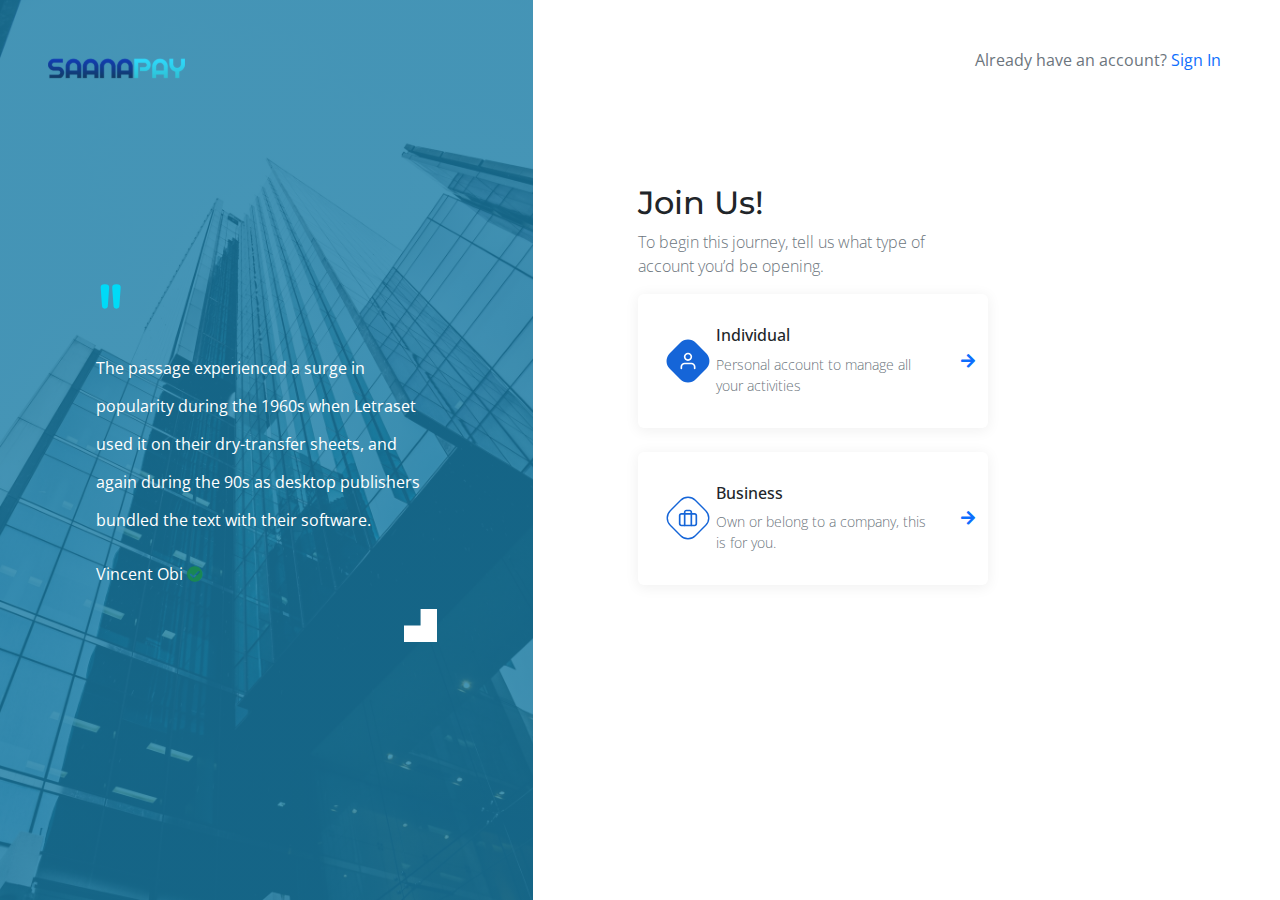
<file: onboarding.html>
<!DOCTYPE html>
<html lang="en">
	<head>
		<meta charset="UTF-8" />
		<meta http-equiv="X-UA-Compatible" content="IE=edge" />
		<meta name="viewport" content="width=device-width, initial-scale=1.0" />
		<title>SannaPay | Onboarding</title>
		<link rel="preconnect" href="https://fonts.gstatic.com" />
		<link
			href="https://fonts.googleapis.com/css2?family=Open+Sans:wght@300;400;600;700;800&display=swap"
			rel="stylesheet"
		/>
		<link rel="preconnect" href="https://fonts.gstatic.com" />
		<link href="https://fonts.googleapis.com/css2?family=Inter:wght@300;400;500;600&display=swap" rel="stylesheet" />
		<link rel="preconnect" href="https://fonts.gstatic.com" />
		<link href="https://fonts.googleapis.com/css2?family=Gayathri:wght@700&display=swap" rel="stylesheet" />
		<link href="https://fonts.googleapis.com/css2?family=Montserrat:wght@600;700&display=swap" rel="stylesheet" />
		<link rel="stylesheet" href="assets/font-awesome/css/all.css" />
		<link href="assets/css/bootstrap.min.css" rel="stylesheet" />
		<link href="assets/css/onboarding.css" rel="stylesheet" />
	</head>
	<body>
		<main>
			<section>
				<div class="container-fluid">
					<div class="row">
						<div class="col-md-5 d-sm-block d-none p-5 onboarding-banner">
							<img src="assets/img/saanapay_logo_Mobile.svg" />
							<div class="d-flex align-items-center" style="height: 90vh">
								<div class="quote p-5">
									<h1 class="inspire-quote">"</h1>
									<p class="text-white">
										The passage experienced a surge in popularity during the 1960s when Letraset used it on their
										dry-transfer sheets, and again during the 90s as desktop publishers bundled the text with their
										software.
									</p>
									<p class="mt-3 text-white">Vincent Obi <i class="fa fa-check-circle text-success"></i></p>
									<p class="mt-3 end-quote ms-auto"></p>
								</div>
							</div>
						</div>
						<div class="col-md-7 p-sm-5 p-4">
							<div class="row">
								<div class="col-md-5 ms-auto">
									<p class="text-muted">Already have an account? <span class="text-primary">Sign In</span></p>
								</div>
							</div>
							<div class="container px-0 mt-5">
								<div class="row">
									<div class="col-md-10 mx-auto">
										<h2 class="mt-5" style="font-family: 'Montserrat'">Join Us!</h2>
										<p class="text-muted fw-light">
											To begin this journey, tell us what type of <br />
											account you’d be opening.
										</p>
										<div class="row">
											<div class="col-md-8">
												<div class="card card-plan p-sm-4 p-3">
													<div class="row py-2">
														<div class="col-md-2 col-12 d-flex align-items-center">
															<img src="assets/img/icon/individual.svg" />
														</div>
														<div class="col-md-9 col-9">
															<h6>Individual</h6>
															<p class="fw-light text-muted small py-0 my-0">
																Personal account to manage all your activities
															</p>
														</div>
														<div class="col-md-1 col-1 d-flex align-items-center">
															<i class="text-primary fa fa-arrow-right"></i>
														</div>
													</div>
												</div>
											</div>
										</div>
										<div class="row mt-4">
											<div class="col-md-8">
												<div class="card card-plan p-sm-4 p-3">
													<div class="row py-2">
														<div class="col-md-2 col-12 d-flex align-items-center">
															<img src="assets/img/icon/business.svg" />
														</div>
														<div class="col-md-9 col-9">
															<h6>Business</h6>
															<p class="fw-light text-muted small py-0 my-0">
																Own or belong to a company, this is for you.
															</p>
														</div>
														<div class="col-md-1 col-1 d-flex align-items-center">
															<i class="text-primary fa fa-arrow-right"></i>
														</div>
													</div>
												</div>
											</div>
										</div>
									</div>
								</div>
							</div>
						</div>
					</div>
				</div>
			</section>
		</main>
	</body>
</html>
</file>
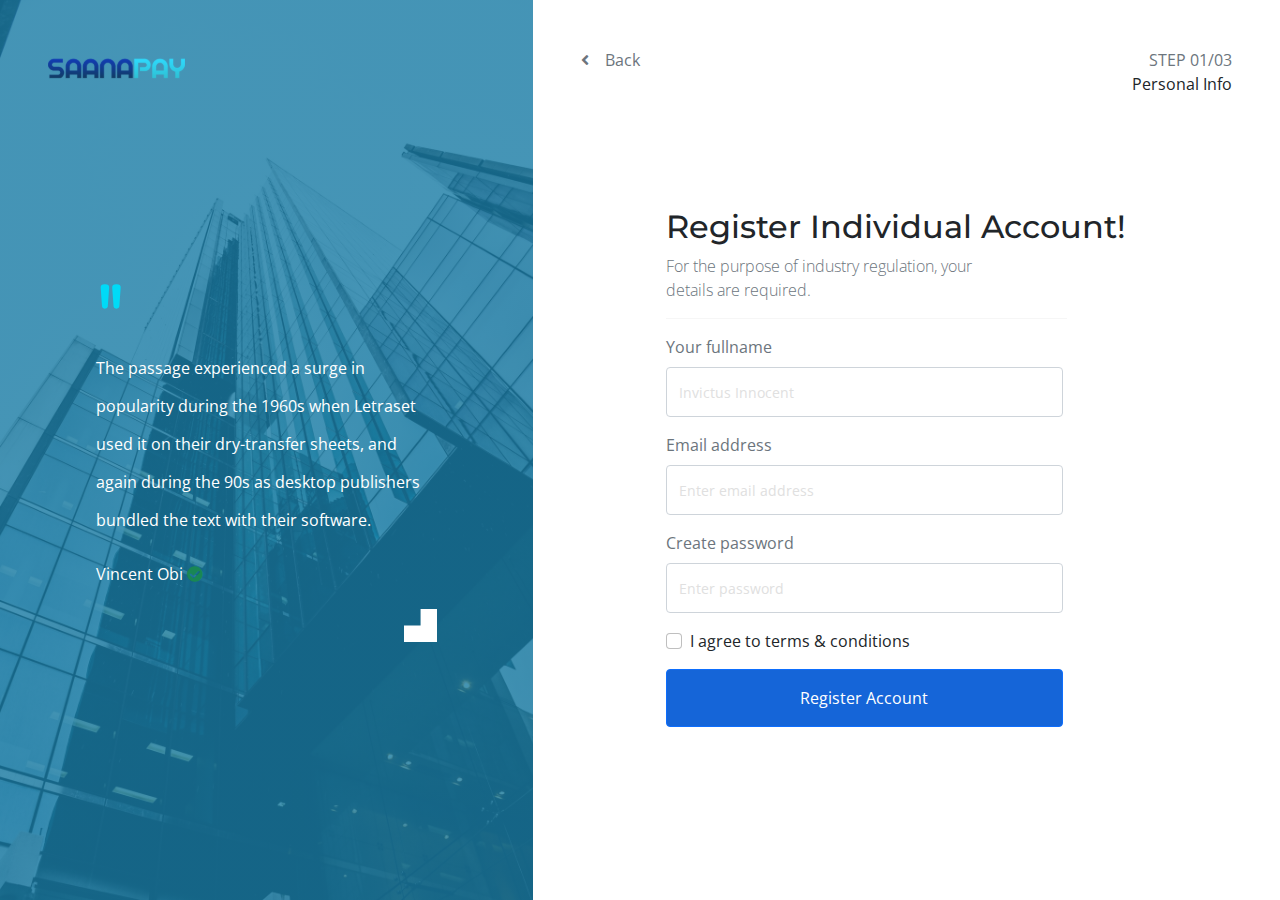
<file: register.html>
<!DOCTYPE html>
<html lang="en">
	<head>
		<meta charset="UTF-8" />
		<meta http-equiv="X-UA-Compatible" content="IE=edge" />
		<meta name="viewport" content="width=device-width, initial-scale=1.0" />
		<title>SannaPay | Onboarding</title>
		<link rel="preconnect" href="https://fonts.gstatic.com" />
		<link
			href="https://fonts.googleapis.com/css2?family=Open+Sans:wght@300;400;600;700;800&display=swap"
			rel="stylesheet"
		/>
		<link rel="preconnect" href="https://fonts.gstatic.com" />
		<link href="https://fonts.googleapis.com/css2?family=Inter:wght@300;400;500;600&display=swap" rel="stylesheet" />
		<link rel="preconnect" href="https://fonts.gstatic.com" />
		<link href="https://fonts.googleapis.com/css2?family=Gayathri:wght@700&display=swap" rel="stylesheet" />
		<link href="https://fonts.googleapis.com/css2?family=Montserrat:wght@600;700&display=swap" rel="stylesheet" />
		<link rel="stylesheet" href="assets/font-awesome/css/all.css" />
		<link href="assets/css/bootstrap.min.css" rel="stylesheet" />
		<link href="assets/css/onboarding.css" rel="stylesheet" />
	</head>
	<body>
		<main>
			<section>
				<div class="container-fluid">
					<div class="row">
						<div class="col-md-5 d-sm-block d-none p-5 onboarding-banner">
							<img src="assets/img/saanapay_logo_Mobile.svg" />
							<div class="d-flex align-items-center" style="height: 90vh">
								<div class="quote p-5">
									<h1 class="inspire-quote">"</h1>
									<p class="text-white">
										The passage experienced a surge in popularity during the 1960s when Letraset used it on their
										dry-transfer sheets, and again during the 90s as desktop publishers bundled the text with their
										software.
									</p>
									<p class="mt-3 text-white">Vincent Obi <i class="fa fa-check-circle text-success"></i></p>
									<p class="mt-3 end-quote ms-auto"></p>
								</div>
							</div>
						</div>
						<div class="col-md-7 p-sm-5 p-4">
							<div class="row">
								<div class="col-md-4 me-auto">
									<a href="#" class="text-muted text-decoration-none"
										><i class="fa fa-angle-left pe-3"></i><span>Back</span></a
									>
								</div>
								<div class="col-md-5 ms-auto">
									<p class="text-muted text-end my-0 py-0">STEP 01/03</p>
									<p class="text-end py-0">Personal Info</p>
								</div>
							</div>
							<div class="container px-0 mt-5">
								<div class="row">
									<div class="col-md-9 mx-auto">
										<h2 class="mt-5" style="font-family: 'Montserrat'">Register Individual Account!</h2>
										<p class="text-muted fw-light">
											For the purpose of industry regulation, your <br />
											details are required.
										</p>
										<div class="col-md-10">
											<hr style="background-color: #ddd" />
										</div>
										<form>
											<div class="row">
												<div class="col-md-10">
													<div class="mb-3">
														<label class="form-label text-muted">Your fullname</label>
														<input type="text" class="form-input" placeholder="Invictus Innocent" id="fullname" />
													</div>
												</div>
											</div>
											<div class="row">
												<div class="col-md-10">
													<div class="mb-3">
														<label class="form-label text-muted">Email address</label>
														<input type="email" class="form-input" placeholder="Enter email address" id="email" />
													</div>
												</div>
											</div>
											<div class="row">
												<div class="col-md-10">
													<div class="mb-3">
														<label class="form-label text-muted">Create password</label>
														<input type="password" class="form-input" placeholder="Enter password" id="password" />
													</div>
												</div>
											</div>
											<div class="row">
												<div class="col-md-10">
													<div class="mb-3 form-check">
														<input type="checkbox" class="form-check-input" id="exampleCheck1" />
														<label class="form-check-label">I agree to terms & conditions</label>
													</div>
												</div>
											</div>
											<div class="row">
												<div class="col-md-10">
													<div class="d-grid">
														<button class="btn btn-primary btn-md py-3">Register Account</button>
													</div>
												</div>
											</div>
										</form>
									</div>
								</div>
							</div>
						</div>
					</div>
				</div>
			</section>
		</main>
		<script src="assets/js/bootstrap.bundle.min.js"></script>
	</body>
</html>
</file>
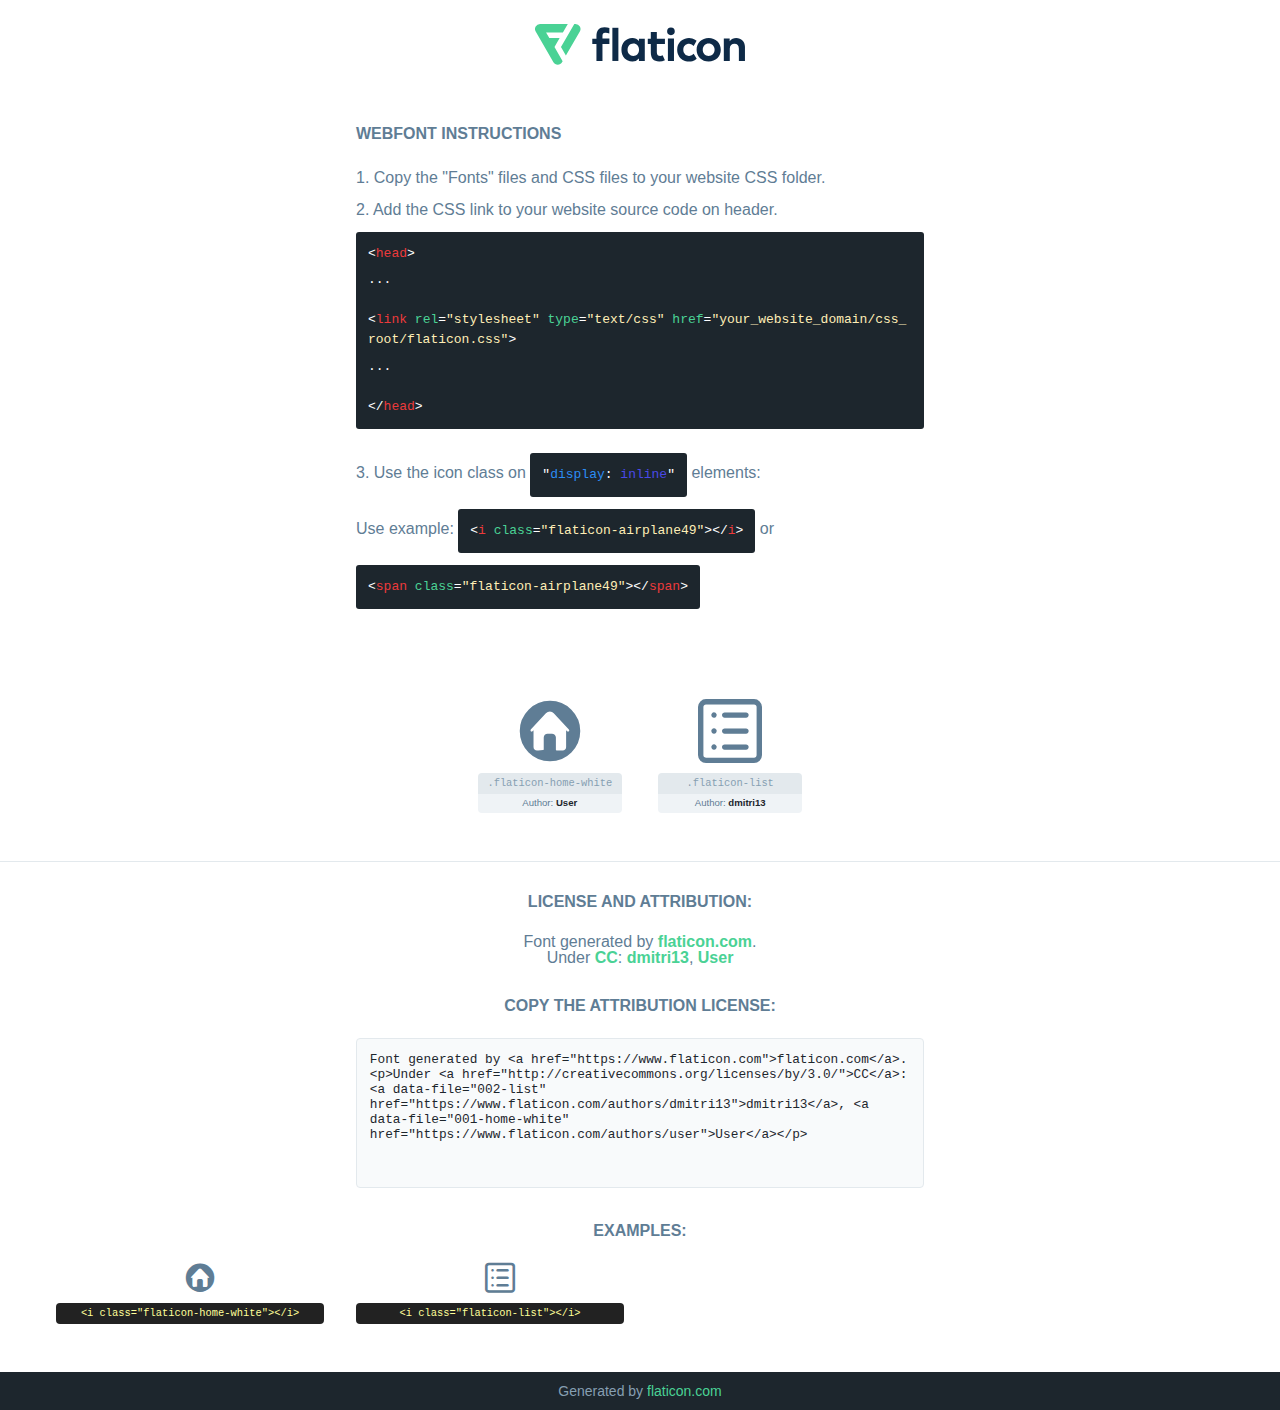
<file: font/flaticon.html>
<!DOCTYPE html>
<!--
  Flaticon icon font: Flaticon
  Creation date: 25/02/2021 16:05
-->
<html>

<head>
    <title>Flaticon Webfont</title>
    <link rel="stylesheet" type="text/css" href="flaticon.css">
    <meta charset="UTF-8">
    <style>
    html, body, div, span, applet, object, iframe,
    h1, h2, h3, h4, h5, h6, p, blockquote, pre,
    a, abbr, acronym, address, big, cite, code,
    del, dfn, em, img, ins, kbd, q, s, samp,
    small, strike, strong, sub, sup, tt, var,
    b, u, i, center,
    dl, dt, dd, ol, ul, li,
    fieldset, form, label, legend,
    table, caption, tbody, tfoot, thead, tr, th, td,
    article, aside, canvas, details, embed,
    figure, figcaption, footer, header, hgroup,
    menu, nav, output, ruby, section, summary,
    time, mark, audio, video {
        margin: 0;
        padding: 0;
        border: 0;
        font-size: 100%;
        font: inherit;
        vertical-align: baseline;
    }
    /* HTML5 display-role reset for older browsers */
    article, aside, details, figcaption, figure,
    footer, header, hgroup, menu, nav, section {
        display: block;
    }
    body {
        line-height: 1;
    }
    ol, ul {
        list-style: none;
    }
    blockquote, q {
        quotes: none;
    }
    blockquote:before, blockquote:after,
    q:before, q:after {
        content: '';
        content: none;
    }
    table {
        border-collapse: collapse;
        border-spacing: 0;
    }
    body {
        font-family: Helvetica, Arial, sans-serif;
        font-size: 16px;
        color: #5f7d95;
    }
    a {
        color: #4AD295;
        font-weight: bold;
        text-decoration: none;
    }
    * {
        -moz-box-sizing: border-box;
        -webkit-box-sizing: border-box;
        box-sizing: border-box;
        margin: 0;
        padding: 0;
    }
    [class^="flaticon-"]:before, [class*=" flaticon-"]:before, [class^="flaticon-"]:after, [class*=" flaticon-"]:after {
        font-family: Flaticon;
        font-size: 30px;
        font-style: normal;
        margin-left: 20px;
        color: #333;
    }
    .wrapper {
        max-width: 600px;
        margin: auto;
        padding: 0 1em;
    }
    .title {
        margin-bottom: 24px;
        text-transform: uppercase;
        font-weight: bold;
    }
    header {
        text-align: center;
        padding: 24px;
    }
    header .logo {
        width: 210px;
        height: auto;
        border: none;
        display: inline-block;
    }
    header strong {
        font-size: 28px;
        font-weight: 500;
        vertical-align: middle;
    }
    .demo {
        margin: 2em auto;
        line-height: 1.25em;
    }
    .demo ul li {
        margin-bottom: 12px;
    }
    .demo ul li code {
        background-color: #1D262D;
        border-radius: 3px;
        padding: 12px;
        display: inline-block;
        color: #fff;
        font-family: Consolas,Monaco,Lucida Console,Liberation Mono,DejaVu Sans Mono,Bitstream Vera Sans Mono,Courier New, monospace;
        font-weight: lighter;
        margin-top: 12px;
        font-size: 13px;
        word-break: break-all;
    }
    .demo ul li code .red {
        color: #EC3A3B;
    }
    .demo ul li code .green {
        color: #4AD295;
    }
    .demo ul li code .yellow {
        color: #FFEEB6;
    }
    .demo ul li code .blue {
        color: #2C8CF4;
    }
    .demo ul li code .purple {
        color: #4949E7;
    }
    .demo ul li code .dots {
        margin-top: 0.5em;
        display: block;
    }
    #glyphs {
        border-bottom: 1px solid #E3E9ED;
        padding: 2em 0;
        text-align: center;
    }
    .glyph {
        display: inline-block;
        width: 9em;
        margin: 1em;
        text-align: center;
        vertical-align: top;
        background: #FFF;
    }
    .glyph .glyph-icon {
        padding: 10px;
        display: block;
        font-family:"Flaticon";
        font-size: 64px;
        line-height: 1;
    }
    .glyph .glyph-icon:before {
        font-size: 64px;
        color: #5f7d95;
        margin-left: 0;
    }
    .class-name {
        font-size: 0.65em;
        background-color: #E3E9ED;
        color: #869FB2;
        border-radius: 4px 4px 0 0;
        padding: 0.5em;
        font-family: Consolas,Monaco,Lucida Console,Liberation Mono,DejaVu Sans Mono,Bitstream Vera Sans Mono,Courier New, monospace;
    }
    .author-name {
        font-size: 0.6em;
        background-color: #EFF3F6;
        border-top: 0;
        border-radius: 0 0 4px 4px;
        padding: 0.5em;
    }
    .author-name a {
        color: #1D262D;
    }
    .class-name:last-child {
        font-size: 10px;
        color:#888;
    }
    .class-name:last-child a {
        font-size: 10px;
        color:#555;
    }
    .glyph > input {
        display: block;
        width: 100px;
        margin: 5px auto;
        text-align: center;
        font-size: 12px;
        cursor: text;
    }
    .glyph > input.icon-input {
        font-family:"Flaticon";
        font-size: 16px;
        margin-bottom: 10px;
    }
    .attribution .title {
        margin-top: 2em;
    }
    .attribution textarea {
        background-color: #F8FAFB;
        color: #1D262D;
        padding: 1em;
        border: none;
        box-shadow: none;
        border: 1px solid #E3E9ED;
        border-radius: 4px;
        resize: none;
        width: 100%;
        height: 150px;
        font-size: 0.8em;
        font-family: Consolas,Monaco,Lucida Console,Liberation Mono,DejaVu Sans Mono,Bitstream Vera Sans Mono,Courier New, monospace;
        -webkit-appearance: none;
    }
    .attribution textarea:hover {
        border-color: #CFD9E0;
    }
    .attribution textarea:focus {
        border-color: #4AD295;
    }
    .iconsuse {
        margin: 2em auto;
        text-align: center;
        max-width: 1200px;
    }
    .iconsuse:after {
        content: '';
        display: table;
        clear: both;
    }
    .iconsuse .image {
        float: left;
        width: 25%;
        padding: 0 1em;
    }
    .iconsuse .image p {
        margin-bottom: 1em;
    }
    .iconsuse .image span {
        display: block;
        font-size: 0.65em;
        background-color: #222;
        color: #fff;
        border-radius: 4px;
        padding: 0.5em;
        color: #FFFF99;
        margin-top: 1em;
        font-family: Consolas,Monaco,Lucida Console,Liberation Mono,DejaVu Sans Mono,Bitstream Vera Sans Mono,Courier New, monospace;
    }
    .glyph-icon:before {
        color: #5f7d95;
    }
    #footer {
        text-align: center;
        background-color: #1D262D;
        color: #869FB2;
        padding: 12px;
        font-size: 14px;
    }
    #footer a {
        font-weight: normal;
    }
    @media (max-width: 960px) {
        .iconsuse .image {
            width: 50%;
        }
    }
    </style>
</head>

<body class="characters-off">

    <header>
        <a href="https://www.flaticon.com/" target="_blank" class="logo">
            <svg xmlns="http://www.w3.org/2000/svg" viewBox="0 0 394.3 76.5"><path d="M156.6,69.4H145.3V7.1h11.3Z" style="fill:#0e2a47"/><path d="M206.2,69.4h-11V64.8a15.4,15.4,0,0,1-12.6,5.7c-11.6,0-20.3-9.5-20.3-22.1s8.8-22.1,20.3-22.1a15.4,15.4,0,0,1,12.6,5.8V27.5h11Zm-32.4-21c0,6.4,4.2,11.6,10.8,11.6s10.8-4.9,10.8-11.6-4.4-11.6-10.8-11.6S173.9,42,173.9,48.4Z" style="fill:#0e2a47"/><path d="M262.5,13.7a7.2,7.2,0,0,1-14.4,0,7.2,7.2,0,1,1,14.4,0ZM261,69.4H249.6v-42H261Z" style="fill:#0e2a47"/><path id="_Trazado_" data-name="&lt;Trazado&gt;" d="M139.6,17.8a16.6,16.6,0,0,0-8-1.4c-3.2.4-4.9,2-4.9,5.9v5.1h13V37.5h-13v32H115.4v-32h-7.8v-10h7.8V22.2c0-9.9,5.2-16.3,15-16.3a23.4,23.4,0,0,1,9.3,1.8Z" style="fill:#0e2a47"/><path d="M235.1,60c-3.5,0-6.3-1.9-6.3-7.1V37.5H244v-10H228.8V15H217.5V27.5h-5.7v10h5.7V53.7c0,10.9,5.3,16.8,15.7,16.8A22.9,22.9,0,0,0,244,68l-4.3-9.1A12.3,12.3,0,0,1,235.1,60Z" style="fill:#0e2a47"/><path d="M348.9,48.4c0,12.6-9.7,22.1-22.7,22.1s-22.7-9.4-22.7-22.1,9.6-22.1,22.7-22.1S348.9,35.8,348.9,48.4Zm-33.9,0c0,6.8,4.8,11.6,11.1,11.6s11.2-4.8,11.2-11.6-4.8-11.6-11.2-11.6S315.1,41.6,315.1,48.4Z" style="fill:#0e2a47"/><path d="M394.3,42.7V69.4H382.9V46.3c0-6.1-3-9.4-8.2-9.4s-8.9,3.2-8.9,9.5v23H354.6v-42h11v4.9c3-4.5,7.6-6.1,12.3-6.1C387.5,26.3,394.3,33,394.3,42.7Z" style="fill:#0e2a47"/><path d="M298,55.7h0a12.4,12.4,0,0,1-8.2,4.2h-.9l-1.8-.2a10,10,0,0,1-7.4-5.6,13.2,13.2,0,0,1-1.2-5.8,13,13,0,0,1,1.3-5.9,10.1,10.1,0,0,1,7.5-5.5h2.4a11.7,11.7,0,0,1,8.3,4.2l5.5-9.6a19.9,19.9,0,0,0-8.1-4.3,23.4,23.4,0,0,0-6.1-.8,25.2,25.2,0,0,0-7.5,1.1,20.9,20.9,0,0,0-8,4.6,21.9,21.9,0,0,0-6.8,16.4,21.9,21.9,0,0,0,6.7,16.3,20.9,20.9,0,0,0,8,4.6,25.2,25.2,0,0,0,7.7,1.2,23.6,23.6,0,0,0,6.2-.8,20,20,0,0,0,8.1-4.4Z" style="fill:#0e2a47"/><path d="M46.3,26.5H26.9L20.8,16H52.4L61.6,0H9.4A9.3,9.3,0,0,0,1.3,4.7a9.3,9.3,0,0,0,0,9.4L34.6,71.8a9.4,9.4,0,0,0,16.2,0l1.1-1.9L36.6,43.3Z" style="fill:#4ad295"/><path d="M84.2,4.7A9.3,9.3,0,0,0,76.1,0H73.8l-25,43.3,9.2,16L84.2,14A9.3,9.3,0,0,0,84.2,4.7Z" style="fill:#4ad295"/></svg>
        </a>
    </header>

    <section class="demo wrapper">

        <p class="title">Webfont Instructions</p>

        <ul>
            <li>
                <span class="num">1. </span>Copy the "Fonts" files and CSS files to your website CSS folder.
            </li>
            <li>
                <span class="num">2. </span>Add the CSS link to your website source code on header.
                <code class="big">
                    &lt;<span class="red">head</span>&gt;
                    <br/><span class="dots">...</span>
                    <br/>&lt;<span class="red">link</span> <span class="green">rel</span>=<span class="yellow">"stylesheet"</span> <span class="green">type</span>=<span class="yellow">"text/css"</span> <span class="green">href</span>=<span class="yellow">"your_website_domain/css_root/flaticon.css"</span>&gt;
                    <br/><span class="dots">...</span>
                    <br/>&lt;/<span class="red">head</span>&gt;
                </code>
            </li>

            <li>
                <p>
                    <span class="num">3. </span>Use the icon class on <code>"<span class="blue">display</span>:<span class="purple"> inline</span>"</code> elements:
                    <br />
                    Use example: <code>&lt;<span class="red">i</span> <span class="green">class</span>=<span class="yellow">&quot;flaticon-airplane49&quot;</span>&gt;&lt;/<span class="red">i</span>&gt;</code> or <code>&lt;<span class="red">span</span> <span class="green">class</span>=<span class="yellow">&quot;flaticon-airplane49&quot;</span>&gt;&lt;/<span class="red">span</span>&gt;</code>
            </li>
        </ul>

    </section>




   <section id="glyphs">          
    
      
        <div class="glyph"><div class="glyph-icon flaticon-home-white"></div>
            <div class="class-name">.flaticon-home-white</div>
            <div class="author-name">Author: <a data-file="001-home-white" href="https://www.flaticon.com/authors/user">User</a> </div> 
        </div>        
        
        <div class="glyph"><div class="glyph-icon flaticon-list"></div>
            <div class="class-name">.flaticon-list</div>
            <div class="author-name">Author: <a data-file="002-list" href="https://www.flaticon.com/authors/dmitri13">dmitri13</a> </div> 
        </div>        
        

    </section>



    <section class="attribution wrapper"   style="text-align:center;">

      <div class="title">License and attribution:</div><div class="attrDiv">Font generated by <a href="https://www.flaticon.com">flaticon.com</a>. <div><p>Under <a href="http://creativecommons.org/licenses/by/3.0/">CC</a>: <a data-file="002-list" href="https://www.flaticon.com/authors/dmitri13">dmitri13</a>, <a data-file="001-home-white" href="https://www.flaticon.com/authors/user">User</a></p>  </div>
      </div>
      <div class="title">Copy the Attribution License:</div>

    <textarea onclick="this.focus();this.select();">Font generated by &lt;a href=&quot;https://www.flaticon.com&quot;&gt;flaticon.com&lt;/a&gt;. <p>Under <a href="http://creativecommons.org/licenses/by/3.0/">CC</a>: <a data-file="002-list" href="https://www.flaticon.com/authors/dmitri13">dmitri13</a>, <a data-file="001-home-white" href="https://www.flaticon.com/authors/user">User</a></p>  
     </textarea>

    </section>

    <section class="iconsuse">

          <div class="title">Examples:</div>            
             
            <div class="image">
                <p>
                    <i class="glyph-icon flaticon-home-white"></i> 
                    <span>&lt;i class=&quot;flaticon-home-white&quot;&gt;&lt;/i&gt;</span>
                </p>
            </div>
            
            <div class="image">
                <p>
                    <i class="glyph-icon flaticon-list"></i> 
                    <span>&lt;i class=&quot;flaticon-list&quot;&gt;&lt;/i&gt;</span>
                </p>
            </div>
                       
        </div>
                            
    </section>

<div id="footer">
    <div>Generated by <a href="https://www.flaticon.com">flaticon.com</a>
    </div>
</div>



</body>
</html>
</file>
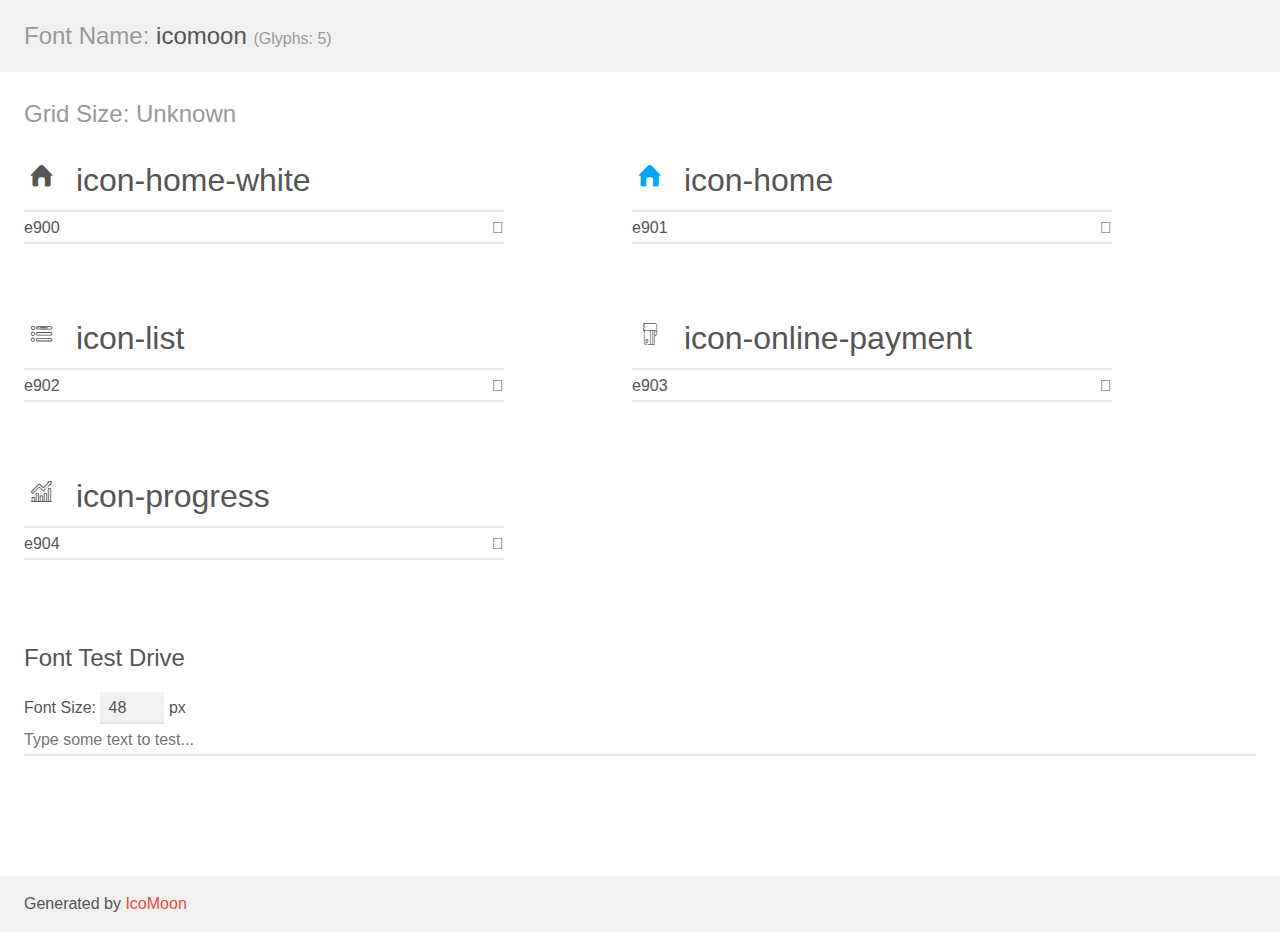
<file: assets/icomoon/demo.html>
<!doctype html>
<html>
<head>
    <meta charset="utf-8">
    <title>IcoMoon Demo</title>
    <meta name="description" content="An Icon Font Generated By IcoMoon.io">
    <meta name="viewport" content="width=device-width, initial-scale=1">
    <link rel="stylesheet" href="demo-files/demo.css">
    <link rel="stylesheet" href="style.css"></head>
<body>
    <div class="bgc1 clearfix">
        <h1 class="mhmm mvm"><span class="fgc1">Font Name:</span> icomoon <small class="fgc1">(Glyphs:&nbsp;5)</small></h1>
    </div>
    <div class="clearfix mhl ptl">
        <h1 class="mvm mtn fgc1">Grid Size: Unknown</h1>
        <div class="glyph fs1">
            <div class="clearfix bshadow0 pbs">
                <span class="icon-home-white"></span>
                <span class="mls"> icon-home-white</span>
            </div>
            <fieldset class="fs0 size1of1 clearfix hidden-false">
                <input type="text" readonly value="e900" class="unit size1of2" />
                <input type="text" maxlength="1" readonly value="&#xe900;" class="unitRight size1of2 talign-right" />
            </fieldset>
            <div class="fs0 bshadow0 clearfix hidden-true">
                <span class="unit pvs fgc1">liga: </span>
                <input type="text" readonly value="" class="liga unitRight" />
            </div>
        </div>
        <div class="glyph fs1">
            <div class="clearfix bshadow0 pbs">
                <span class="icon-home"></span>
                <span class="mls"> icon-home</span>
            </div>
            <fieldset class="fs0 size1of1 clearfix hidden-false">
                <input type="text" readonly value="e901" class="unit size1of2" />
                <input type="text" maxlength="1" readonly value="&#xe901;" class="unitRight size1of2 talign-right" />
            </fieldset>
            <div class="fs0 bshadow0 clearfix hidden-true">
                <span class="unit pvs fgc1">liga: </span>
                <input type="text" readonly value="" class="liga unitRight" />
            </div>
        </div>
        <div class="glyph fs1">
            <div class="clearfix bshadow0 pbs">
                <span class="icon-list"></span>
                <span class="mls"> icon-list</span>
            </div>
            <fieldset class="fs0 size1of1 clearfix hidden-false">
                <input type="text" readonly value="e902" class="unit size1of2" />
                <input type="text" maxlength="1" readonly value="&#xe902;" class="unitRight size1of2 talign-right" />
            </fieldset>
            <div class="fs0 bshadow0 clearfix hidden-true">
                <span class="unit pvs fgc1">liga: </span>
                <input type="text" readonly value="" class="liga unitRight" />
            </div>
        </div>
        <div class="glyph fs1">
            <div class="clearfix bshadow0 pbs">
                <span class="icon-online-payment"></span>
                <span class="mls"> icon-online-payment</span>
            </div>
            <fieldset class="fs0 size1of1 clearfix hidden-false">
                <input type="text" readonly value="e903" class="unit size1of2" />
                <input type="text" maxlength="1" readonly value="&#xe903;" class="unitRight size1of2 talign-right" />
            </fieldset>
            <div class="fs0 bshadow0 clearfix hidden-true">
                <span class="unit pvs fgc1">liga: </span>
                <input type="text" readonly value="" class="liga unitRight" />
            </div>
        </div>
        <div class="glyph fs1">
            <div class="clearfix bshadow0 pbs">
                <span class="icon-progress"></span>
                <span class="mls"> icon-progress</span>
            </div>
            <fieldset class="fs0 size1of1 clearfix hidden-false">
                <input type="text" readonly value="e904" class="unit size1of2" />
                <input type="text" maxlength="1" readonly value="&#xe904;" class="unitRight size1of2 talign-right" />
            </fieldset>
            <div class="fs0 bshadow0 clearfix hidden-true">
                <span class="unit pvs fgc1">liga: </span>
                <input type="text" readonly value="" class="liga unitRight" />
            </div>
        </div>
    </div>

    <!--[if gt IE 8]><!-->
    <div class="mhl clearfix mbl">
        <h1>Font Test Drive</h1>
        <label>
            Font Size: <input id="fontSize" type="number" class="textbox0 mbm"
            min="8" value="48" />
            px
        </label>
        <input id="testText" type="text" class="phl size1of1 mvl"
        placeholder="Type some text to test..." value=""/>
        <div id="testDrive" class="icon-" style="font-family: icomoon">&nbsp;
        </div>
    </div>
    <!--<![endif]-->
    <div class="bgc1 clearfix">
        <p class="mhl">Generated by <a href="https://icomoon.io/app">IcoMoon</a></p>
    </div>

    <script src="demo-files/demo.js"></script>
</body>
</html>
</file>
<file: assets/css/styles.css>
* {
	box-sizing: border-box;
	outline: none;
}

body {
	font-family: 'Open Sans', sans-serif;
	background: linear-gradient(10deg, #2ccfec 10%, #113c78 60%, #133c8b);
	height: 100vh;
}

h1,
h2,
h3 {
	font-family: 'Merriweather', serif;
}

p,
a {
	font-family: 'Open Sans', sans-serif;
}

.big-caption {
	font-size: 42px;
	color: #133c8b;
	font-weight: 700;
}

.small-caption {
	font-size: 20px;
	color: #133c8b;
}

.body-wrapper {
	position: absolute;
	height: 100vh;
	width: 100vw;
	z-index: -2;
	background-color: #fff;
	clip-path: polygon(0 0, 0% 100%, 100% 0);
}

.mt-huge {
	margin-top: 100px;
}

.hero-img {
	/* position: absolute; */
	z-index: 4;
	/* right: 3%; */
	width: 779px;
	height: auto;
	/* top: 80px; */
}

.notify-form {
	height: 52px;
	border-radius: 47px;
	width: 80%;
	outline: none;
	border: none;
	padding-left: 25px;
}

.notify-btn {
	background: linear-gradient(10deg, #2ccfec 10%, #113c78 60%, #133c8b);
	color: #fff;
	border: none;
	padding: 10px;
	border-radius: 33px;
	margin-left: -165px;
	height: 40px;
	width: 150px;
}

/* Side bar CSS */

#content {
	width: 100%;
	min-height: 100vh;
	transition: all 0.3s;
}

#wrapper {
	/* margin-left: 300px; */
	background-color: #e5e5e5;
	width: 100%;
	height: auto;
	padding-bottom: 50px;
	min-height: 100vh;
}

.body-wrapper {
	display: flex;
	width: 100%;
	align-items: stretch;
}

#sidebar {
	display: flex;
	justify-content: center;
	min-width: 450px;
	max-width: 450px;
	/* z-index: 1000; */
	top: 0;
	left: 0;
	overflow-x: hidden;
	min-height: 100vh;
	background-image: url('../assets/icons/sidebar.svg');
	background-size: cover;
}

#sidebar.active {
	margin-left: -450px;
}

#side-nav {
	display: block;
	justify-content: center;
	min-width: 300px;
	max-width: 300px;
	/* position: fixed; */
	z-index: 1;
	top: 0;
	left: 0;
	overflow: hidden;
	min-height: 100vh;
	background-color: #222d32;
}

#side-nav.active {
	margin-left: -300px;
}

@media (max-width: 768px) {
	#sidebar {
		margin-left: -450px;
	}
	#sidebar.active {
		margin-left: 0;
	}
	#side-nav {
		margin-left: -300px;
	}
	#side-nav.active {
		margin-left: 0;
	}
}

.sidebar-header {
	width: 100%;
	text-align: center;
	/* height: 120px; */
	border-bottom: 1px solid rgba(255, 255, 255, 0.11);
}

.sidebar-profile {
	width: 100%;
}

.sidebar-profile img {
	height: 45px;
	width: 45px;
	border-radius: 50%;
}

.sidebar-menu a {
	width: 100%;
	color: #fff;
	text-decoration: none;
}

.sidebar-menu div.row {
	width: 100%;
	padding: 0;
	margin: 0;
}

.sidebar-menu div.row:hover {
	border-left: 5px solid #0397ea;
	background: #e5e5e5;
	color: #222d32;
}

.sidebar-menu div.active {
	border-left: 5px solid #0397ea;
	background: #e5e5e5;
	color: #222d32;
}

.sidebar-menu {
	margin-top: 30px;
	width: 100%;
}

.icon-size {
	height: 25px;
	width: 25px;
}

.icon-size-lg {
	height: 62px;
	width: 52px;
}

/* End of Sidebar CSS */
</file>
<file: assets/css/onboarding.css>
* {
	box-sizing: border-box;
	outline: none;
}

body {
	font-family: 'Open Sans', sans-serif;
	height: 100vh;
}

.onboarding-banner {
	background: linear-gradient(0deg, rgba(26, 124, 165, 0.81), rgba(26, 124, 165, 0.81)),
		url(../img/onboarding-banner.jpeg);
	background-size: cover;
	background-repeat: no-repeat;
	height: 100vh;
	line-height: 38px;
}

.inspire-quote {
	font-family: 'Gayathri', sans-serif;
	font-size: 96px;
	color: #00daf7;
	line-height: 17px;
}

.end-quote {
	width: 33.5px;
	height: 33px;
	clip-path: polygon(50% 0, 100% 0, 100% 100%, 0 100%, 0 50%, 50% 50%);
	background: #ffffff;
	/* transform: matrix(-1, 0, 0, 1, 0, 0); */
}

.bg-sky-blue {
	background-color: #f5f9ff;
}

.card-plan {
	border: none;
	box-shadow: 0px 2px 14px 1px rgba(0, 0, 0, 0.06);
	border-radius: 6px;
}

.card-plan:hover {
	background: #f5f9ff;
	border: 1px solid #1565d8;
}

.form-input {
	display: block;
	width: 100%;
	padding: 0.75rem 0.75rem;
	font-size: 1rem;
	font-weight: 400;
	line-height: 1.5;
	color: #212529;
	background-color: #fff;
	background-clip: padding-box;
	border: 1px solid #ced4da;
	-webkit-appearance: none;
	-moz-appearance: none;
	appearance: none;
	border-radius: 0.25rem;
	transition: border-color 0.15s ease-in-out, box-shadow 0.15s ease-in-out;
}

.form-input:focus {
	border: 1px solid #1565d8;
	box-sizing: border-box;
	box-shadow: 0px 4px 10px 3px rgba(0, 0, 0, 0.11);
	border-radius: 6px;
}

.form-input::placeholder {
	color: #e0e0e0;
	font-size: 14px;
}

.input-group-text {
	background-color: #fff;
	border-left: 0;
}

.input-group .form-input {
	border-right: 0;
}

.btn-primary {
	background-color: #1565d8;
}

.btn-outline-primary {
	border: 1px solid #1565d8;
	color: #1565d8;
}
</file>
<file: assets/css/intlTelInput.css>
.iti {
	position: relative;
}
.iti * {
	box-sizing: border-box;
	-moz-box-sizing: border-box;
}
.iti__hide {
	display: none;
}
.iti__v-hide {
	visibility: hidden;
}
.iti input,
.iti input[type='text'],
.iti input[type='tel'] {
	position: relative;
	z-index: 0;
	margin-top: 0 !important;
	margin-bottom: 0 !important;
	padding-right: 36px;
	margin-right: 0;
}
.iti__flag-container {
	position: absolute;
	top: 0;
	bottom: 0;
	right: 0;
	padding-left: 1px;
}
.iti__selected-flag {
	z-index: 1;
	position: relative;
	display: flex;
	align-items: center;
	height: 100%;
	padding: 0 6px 0 8px;
}
.iti__arrow {
	margin-left: 6px;
	width: 0;
	height: 0;
	border-left: 3px solid transparent;
	border-right: 3px solid transparent;
	border-top: 4px solid #555;
}
.iti__arrow--up {
	border-top: none;
	border-bottom: 4px solid #555;
}
.iti__country-list {
	position: absolute;
	z-index: 2;
	list-style: none;
	text-align: left;
	padding: 0;
	margin: 0 0 0 -1px;
	box-shadow: 1px 1px 4px rgba(0, 0, 0, 0.2);
	background-color: white;
	border: 1px solid #ccc;
	white-space: nowrap;
	max-height: 200px;
	overflow-y: scroll;
	-webkit-overflow-scrolling: touch;
}
.iti__country-list--dropup {
	bottom: 100%;
	margin-bottom: -1px;
}
@media (max-width: 500px) {
	.iti__country-list {
		white-space: normal;
	}
}
.iti__flag-box {
	display: inline-block;
	width: 20px;
}
.iti__divider {
	padding-bottom: 5px;
	margin-bottom: 5px;
	border-bottom: 1px solid #ccc;
}
.iti__country {
	padding: 5px 10px;
	outline: none;
}
.iti__dial-code {
	color: #999;
}
.iti__country.iti__highlight {
	background-color: rgba(0, 0, 0, 0.05);
}
.iti__flag-box,
.iti__country-name,
.iti__dial-code {
	vertical-align: middle;
}
.iti__flag-box,
.iti__country-name {
	margin-right: 6px;
}
.iti--allow-dropdown input,
.iti--allow-dropdown input[type='text'],
.iti--allow-dropdown input[type='tel'],
.iti--separate-dial-code input,
.iti--separate-dial-code input[type='text'],
.iti--separate-dial-code input[type='tel'] {
	padding-right: 6px;
	padding-left: 72px;
	margin-left: 0;
}
.iti--allow-dropdown .iti__flag-container,
.iti--separate-dial-code .iti__flag-container {
	right: auto;
	left: 0;
}
.iti--allow-dropdown .iti__flag-container:hover {
	cursor: pointer;
}
.iti--allow-dropdown .iti__flag-container:hover .iti__selected-flag {
	background-color: rgba(0, 0, 0, 0.05);
}
.iti--allow-dropdown input[disabled] + .iti__flag-container:hover,
.iti--allow-dropdown input[readonly] + .iti__flag-container:hover {
	cursor: default;
}
.iti--allow-dropdown input[disabled] + .iti__flag-container:hover .iti__selected-flag,
.iti--allow-dropdown input[readonly] + .iti__flag-container:hover .iti__selected-flag {
	background-color: transparent;
}
.iti--separate-dial-code .iti__selected-flag {
	background-color: rgba(0, 0, 0, 0.05);
}
.iti--separate-dial-code .iti__selected-dial-code {
	margin-left: 6px;
}
.iti--container {
	position: absolute;
	top: -1000px;
	left: -1000px;
	z-index: 1060;
	padding: 1px;
}
.iti--container:hover {
	cursor: pointer;
}

.iti-mobile .iti--container {
	top: 30px;
	bottom: 30px;
	left: 30px;
	right: 30px;
	position: fixed;
}

.iti-mobile .iti__country-list {
	max-height: 100%;
	width: 100%;
}

.iti-mobile .iti__country {
	padding: 10px 10px;
	line-height: 1.5em;
}

.iti__flag {
	width: 20px;
}
.iti__flag.iti__be {
	width: 18px;
}
.iti__flag.iti__ch {
	width: 15px;
}
.iti__flag.iti__mc {
	width: 19px;
}
.iti__flag.iti__ne {
	width: 18px;
}
.iti__flag.iti__np {
	width: 13px;
}
.iti__flag.iti__va {
	width: 15px;
}
@media (-webkit-min-device-pixel-ratio: 2), (min-resolution: 192dpi) {
	.iti__flag {
		background-size: 5652px 15px;
	}
}
.iti__flag.iti__ac {
	height: 10px;
	background-position: 0px 0px;
}
.iti__flag.iti__ad {
	height: 14px;
	background-position: -22px 0px;
}
.iti__flag.iti__ae {
	height: 10px;
	background-position: -44px 0px;
}
.iti__flag.iti__af {
	height: 14px;
	background-position: -66px 0px;
}
.iti__flag.iti__ag {
	height: 14px;
	background-position: -88px 0px;
}
.iti__flag.iti__ai {
	height: 10px;
	background-position: -110px 0px;
}
.iti__flag.iti__al {
	height: 15px;
	background-position: -132px 0px;
}
.iti__flag.iti__am {
	height: 10px;
	background-position: -154px 0px;
}
.iti__flag.iti__ao {
	height: 14px;
	background-position: -176px 0px;
}
.iti__flag.iti__aq {
	height: 14px;
	background-position: -198px 0px;
}
.iti__flag.iti__ar {
	height: 13px;
	background-position: -220px 0px;
}
.iti__flag.iti__as {
	height: 10px;
	background-position: -242px 0px;
}
.iti__flag.iti__at {
	height: 14px;
	background-position: -264px 0px;
}
.iti__flag.iti__au {
	height: 10px;
	background-position: -286px 0px;
}
.iti__flag.iti__aw {
	height: 14px;
	background-position: -308px 0px;
}
.iti__flag.iti__ax {
	height: 13px;
	background-position: -330px 0px;
}
.iti__flag.iti__az {
	height: 10px;
	background-position: -352px 0px;
}
.iti__flag.iti__ba {
	height: 10px;
	background-position: -374px 0px;
}
.iti__flag.iti__bb {
	height: 14px;
	background-position: -396px 0px;
}
.iti__flag.iti__bd {
	height: 12px;
	background-position: -418px 0px;
}
.iti__flag.iti__be {
	height: 15px;
	background-position: -440px 0px;
}
.iti__flag.iti__bf {
	height: 14px;
	background-position: -460px 0px;
}
.iti__flag.iti__bg {
	height: 12px;
	background-position: -482px 0px;
}
.iti__flag.iti__bh {
	height: 12px;
	background-position: -504px 0px;
}
.iti__flag.iti__bi {
	height: 12px;
	background-position: -526px 0px;
}
.iti__flag.iti__bj {
	height: 14px;
	background-position: -548px 0px;
}
.iti__flag.iti__bl {
	height: 14px;
	background-position: -570px 0px;
}
.iti__flag.iti__bm {
	height: 10px;
	background-position: -592px 0px;
}
.iti__flag.iti__bn {
	height: 10px;
	background-position: -614px 0px;
}
.iti__flag.iti__bo {
	height: 14px;
	background-position: -636px 0px;
}
.iti__flag.iti__bq {
	height: 14px;
	background-position: -658px 0px;
}
.iti__flag.iti__br {
	height: 14px;
	background-position: -680px 0px;
}
.iti__flag.iti__bs {
	height: 10px;
	background-position: -702px 0px;
}
.iti__flag.iti__bt {
	height: 14px;
	background-position: -724px 0px;
}
.iti__flag.iti__bv {
	height: 15px;
	background-position: -746px 0px;
}
.iti__flag.iti__bw {
	height: 14px;
	background-position: -768px 0px;
}
.iti__flag.iti__by {
	height: 10px;
	background-position: -790px 0px;
}
.iti__flag.iti__bz {
	height: 14px;
	background-position: -812px 0px;
}
.iti__flag.iti__ca {
	height: 10px;
	background-position: -834px 0px;
}
.iti__flag.iti__cc {
	height: 10px;
	background-position: -856px 0px;
}
.iti__flag.iti__cd {
	height: 15px;
	background-position: -878px 0px;
}
.iti__flag.iti__cf {
	height: 14px;
	background-position: -900px 0px;
}
.iti__flag.iti__cg {
	height: 14px;
	background-position: -922px 0px;
}
.iti__flag.iti__ch {
	height: 15px;
	background-position: -944px 0px;
}
.iti__flag.iti__ci {
	height: 14px;
	background-position: -961px 0px;
}
.iti__flag.iti__ck {
	height: 10px;
	background-position: -983px 0px;
}
.iti__flag.iti__cl {
	height: 14px;
	background-position: -1005px 0px;
}
.iti__flag.iti__cm {
	height: 14px;
	background-position: -1027px 0px;
}
.iti__flag.iti__cn {
	height: 14px;
	background-position: -1049px 0px;
}
.iti__flag.iti__co {
	height: 14px;
	background-position: -1071px 0px;
}
.iti__flag.iti__cp {
	height: 14px;
	background-position: -1093px 0px;
}
.iti__flag.iti__cr {
	height: 12px;
	background-position: -1115px 0px;
}
.iti__flag.iti__cu {
	height: 10px;
	background-position: -1137px 0px;
}
.iti__flag.iti__cv {
	height: 12px;
	background-position: -1159px 0px;
}
.iti__flag.iti__cw {
	height: 14px;
	background-position: -1181px 0px;
}
.iti__flag.iti__cx {
	height: 10px;
	background-position: -1203px 0px;
}
.iti__flag.iti__cy {
	height: 14px;
	background-position: -1225px 0px;
}
.iti__flag.iti__cz {
	height: 14px;
	background-position: -1247px 0px;
}
.iti__flag.iti__de {
	height: 12px;
	background-position: -1269px 0px;
}
.iti__flag.iti__dg {
	height: 10px;
	background-position: -1291px 0px;
}
.iti__flag.iti__dj {
	height: 14px;
	background-position: -1313px 0px;
}
.iti__flag.iti__dk {
	height: 15px;
	background-position: -1335px 0px;
}
.iti__flag.iti__dm {
	height: 10px;
	background-position: -1357px 0px;
}
.iti__flag.iti__do {
	height: 14px;
	background-position: -1379px 0px;
}
.iti__flag.iti__dz {
	height: 14px;
	background-position: -1401px 0px;
}
.iti__flag.iti__ea {
	height: 14px;
	background-position: -1423px 0px;
}
.iti__flag.iti__ec {
	height: 14px;
	background-position: -1445px 0px;
}
.iti__flag.iti__ee {
	height: 13px;
	background-position: -1467px 0px;
}
.iti__flag.iti__eg {
	height: 14px;
	background-position: -1489px 0px;
}
.iti__flag.iti__eh {
	height: 10px;
	background-position: -1511px 0px;
}
.iti__flag.iti__er {
	height: 10px;
	background-position: -1533px 0px;
}
.iti__flag.iti__es {
	height: 14px;
	background-position: -1555px 0px;
}
.iti__flag.iti__et {
	height: 10px;
	background-position: -1577px 0px;
}
.iti__flag.iti__eu {
	height: 14px;
	background-position: -1599px 0px;
}
.iti__flag.iti__fi {
	height: 12px;
	background-position: -1621px 0px;
}
.iti__flag.iti__fj {
	height: 10px;
	background-position: -1643px 0px;
}
.iti__flag.iti__fk {
	height: 10px;
	background-position: -1665px 0px;
}
.iti__flag.iti__fm {
	height: 11px;
	background-position: -1687px 0px;
}
.iti__flag.iti__fo {
	height: 15px;
	background-position: -1709px 0px;
}
.iti__flag.iti__fr {
	height: 14px;
	background-position: -1731px 0px;
}
.iti__flag.iti__ga {
	height: 15px;
	background-position: -1753px 0px;
}
.iti__flag.iti__gb {
	height: 10px;
	background-position: -1775px 0px;
}
.iti__flag.iti__gd {
	height: 12px;
	background-position: -1797px 0px;
}
.iti__flag.iti__ge {
	height: 14px;
	background-position: -1819px 0px;
}
.iti__flag.iti__gf {
	height: 14px;
	background-position: -1841px 0px;
}
.iti__flag.iti__gg {
	height: 14px;
	background-position: -1863px 0px;
}
.iti__flag.iti__gh {
	height: 14px;
	background-position: -1885px 0px;
}
.iti__flag.iti__gi {
	height: 10px;
	background-position: -1907px 0px;
}
.iti__flag.iti__gl {
	height: 14px;
	background-position: -1929px 0px;
}
.iti__flag.iti__gm {
	height: 14px;
	background-position: -1951px 0px;
}
.iti__flag.iti__gn {
	height: 14px;
	background-position: -1973px 0px;
}
.iti__flag.iti__gp {
	height: 14px;
	background-position: -1995px 0px;
}
.iti__flag.iti__gq {
	height: 14px;
	background-position: -2017px 0px;
}
.iti__flag.iti__gr {
	height: 14px;
	background-position: -2039px 0px;
}
.iti__flag.iti__gs {
	height: 10px;
	background-position: -2061px 0px;
}
.iti__flag.iti__gt {
	height: 13px;
	background-position: -2083px 0px;
}
.iti__flag.iti__gu {
	height: 11px;
	background-position: -2105px 0px;
}
.iti__flag.iti__gw {
	height: 10px;
	background-position: -2127px 0px;
}
.iti__flag.iti__gy {
	height: 12px;
	background-position: -2149px 0px;
}
.iti__flag.iti__hk {
	height: 14px;
	background-position: -2171px 0px;
}
.iti__flag.iti__hm {
	height: 10px;
	background-position: -2193px 0px;
}
.iti__flag.iti__hn {
	height: 10px;
	background-position: -2215px 0px;
}
.iti__flag.iti__hr {
	height: 10px;
	background-position: -2237px 0px;
}
.iti__flag.iti__ht {
	height: 12px;
	background-position: -2259px 0px;
}
.iti__flag.iti__hu {
	height: 10px;
	background-position: -2281px 0px;
}
.iti__flag.iti__ic {
	height: 14px;
	background-position: -2303px 0px;
}
.iti__flag.iti__id {
	height: 14px;
	background-position: -2325px 0px;
}
.iti__flag.iti__ie {
	height: 10px;
	background-position: -2347px 0px;
}
.iti__flag.iti__il {
	height: 15px;
	background-position: -2369px 0px;
}
.iti__flag.iti__im {
	height: 10px;
	background-position: -2391px 0px;
}
.iti__flag.iti__in {
	height: 14px;
	background-position: -2413px 0px;
}
.iti__flag.iti__io {
	height: 10px;
	background-position: -2435px 0px;
}
.iti__flag.iti__iq {
	height: 14px;
	background-position: -2457px 0px;
}
.iti__flag.iti__ir {
	height: 12px;
	background-position: -2479px 0px;
}
.iti__flag.iti__is {
	height: 15px;
	background-position: -2501px 0px;
}
.iti__flag.iti__it {
	height: 14px;
	background-position: -2523px 0px;
}
.iti__flag.iti__je {
	height: 12px;
	background-position: -2545px 0px;
}
.iti__flag.iti__jm {
	height: 10px;
	background-position: -2567px 0px;
}
.iti__flag.iti__jo {
	height: 10px;
	background-position: -2589px 0px;
}
.iti__flag.iti__jp {
	height: 14px;
	background-position: -2611px 0px;
}
.iti__flag.iti__ke {
	height: 14px;
	background-position: -2633px 0px;
}
.iti__flag.iti__kg {
	height: 12px;
	background-position: -2655px 0px;
}
.iti__flag.iti__kh {
	height: 13px;
	background-position: -2677px 0px;
}
.iti__flag.iti__ki {
	height: 10px;
	background-position: -2699px 0px;
}
.iti__flag.iti__km {
	height: 12px;
	background-position: -2721px 0px;
}
.iti__flag.iti__kn {
	height: 14px;
	background-position: -2743px 0px;
}
.iti__flag.iti__kp {
	height: 10px;
	background-position: -2765px 0px;
}
.iti__flag.iti__kr {
	height: 14px;
	background-position: -2787px 0px;
}
.iti__flag.iti__kw {
	height: 10px;
	background-position: -2809px 0px;
}
.iti__flag.iti__ky {
	height: 10px;
	background-position: -2831px 0px;
}
.iti__flag.iti__kz {
	height: 10px;
	background-position: -2853px 0px;
}
.iti__flag.iti__la {
	height: 14px;
	background-position: -2875px 0px;
}
.iti__flag.iti__lb {
	height: 14px;
	background-position: -2897px 0px;
}
.iti__flag.iti__lc {
	height: 10px;
	background-position: -2919px 0px;
}
.iti__flag.iti__li {
	height: 12px;
	background-position: -2941px 0px;
}
.iti__flag.iti__lk {
	height: 10px;
	background-position: -2963px 0px;
}
.iti__flag.iti__lr {
	height: 11px;
	background-position: -2985px 0px;
}
.iti__flag.iti__ls {
	height: 14px;
	background-position: -3007px 0px;
}
.iti__flag.iti__lt {
	height: 12px;
	background-position: -3029px 0px;
}
.iti__flag.iti__lu {
	height: 12px;
	background-position: -3051px 0px;
}
.iti__flag.iti__lv {
	height: 10px;
	background-position: -3073px 0px;
}
.iti__flag.iti__ly {
	height: 10px;
	background-position: -3095px 0px;
}
.iti__flag.iti__ma {
	height: 14px;
	background-position: -3117px 0px;
}
.iti__flag.iti__mc {
	height: 15px;
	background-position: -3139px 0px;
}
.iti__flag.iti__md {
	height: 10px;
	background-position: -3160px 0px;
}
.iti__flag.iti__me {
	height: 10px;
	background-position: -3182px 0px;
}
.iti__flag.iti__mf {
	height: 14px;
	background-position: -3204px 0px;
}
.iti__flag.iti__mg {
	height: 14px;
	background-position: -3226px 0px;
}
.iti__flag.iti__mh {
	height: 11px;
	background-position: -3248px 0px;
}
.iti__flag.iti__mk {
	height: 10px;
	background-position: -3270px 0px;
}
.iti__flag.iti__ml {
	height: 14px;
	background-position: -3292px 0px;
}
.iti__flag.iti__mm {
	height: 14px;
	background-position: -3314px 0px;
}
.iti__flag.iti__mn {
	height: 10px;
	background-position: -3336px 0px;
}
.iti__flag.iti__mo {
	height: 14px;
	background-position: -3358px 0px;
}
.iti__flag.iti__mp {
	height: 10px;
	background-position: -3380px 0px;
}
.iti__flag.iti__mq {
	height: 14px;
	background-position: -3402px 0px;
}
.iti__flag.iti__mr {
	height: 14px;
	background-position: -3424px 0px;
}
.iti__flag.iti__ms {
	height: 10px;
	background-position: -3446px 0px;
}
.iti__flag.iti__mt {
	height: 14px;
	background-position: -3468px 0px;
}
.iti__flag.iti__mu {
	height: 14px;
	background-position: -3490px 0px;
}
.iti__flag.iti__mv {
	height: 14px;
	background-position: -3512px 0px;
}
.iti__flag.iti__mw {
	height: 14px;
	background-position: -3534px 0px;
}
.iti__flag.iti__mx {
	height: 12px;
	background-position: -3556px 0px;
}
.iti__flag.iti__my {
	height: 10px;
	background-position: -3578px 0px;
}
.iti__flag.iti__mz {
	height: 14px;
	background-position: -3600px 0px;
}
.iti__flag.iti__na {
	height: 14px;
	background-position: -3622px 0px;
}
.iti__flag.iti__nc {
	height: 10px;
	background-position: -3644px 0px;
}
.iti__flag.iti__ne {
	height: 15px;
	background-position: -3666px 0px;
}
.iti__flag.iti__nf {
	height: 10px;
	background-position: -3686px 0px;
}
.iti__flag.iti__ng {
	height: 10px;
	background-position: -3708px 0px;
}
.iti__flag.iti__ni {
	height: 12px;
	background-position: -3730px 0px;
}
.iti__flag.iti__nl {
	height: 14px;
	background-position: -3752px 0px;
}
.iti__flag.iti__no {
	height: 15px;
	background-position: -3774px 0px;
}
.iti__flag.iti__np {
	height: 15px;
	background-position: -3796px 0px;
}
.iti__flag.iti__nr {
	height: 10px;
	background-position: -3811px 0px;
}
.iti__flag.iti__nu {
	height: 10px;
	background-position: -3833px 0px;
}
.iti__flag.iti__nz {
	height: 10px;
	background-position: -3855px 0px;
}
.iti__flag.iti__om {
	height: 10px;
	background-position: -3877px 0px;
}
.iti__flag.iti__pa {
	height: 14px;
	background-position: -3899px 0px;
}
.iti__flag.iti__pe {
	height: 14px;
	background-position: -3921px 0px;
}
.iti__flag.iti__pf {
	height: 14px;
	background-position: -3943px 0px;
}
.iti__flag.iti__pg {
	height: 15px;
	background-position: -3965px 0px;
}
.iti__flag.iti__ph {
	height: 10px;
	background-position: -3987px 0px;
}
.iti__flag.iti__pk {
	height: 14px;
	background-position: -4009px 0px;
}
.iti__flag.iti__pl {
	height: 13px;
	background-position: -4031px 0px;
}
.iti__flag.iti__pm {
	height: 14px;
	background-position: -4053px 0px;
}
.iti__flag.iti__pn {
	height: 10px;
	background-position: -4075px 0px;
}
.iti__flag.iti__pr {
	height: 14px;
	background-position: -4097px 0px;
}
.iti__flag.iti__ps {
	height: 10px;
	background-position: -4119px 0px;
}
.iti__flag.iti__pt {
	height: 14px;
	background-position: -4141px 0px;
}
.iti__flag.iti__pw {
	height: 13px;
	background-position: -4163px 0px;
}
.iti__flag.iti__py {
	height: 11px;
	background-position: -4185px 0px;
}
.iti__flag.iti__qa {
	height: 8px;
	background-position: -4207px 0px;
}
.iti__flag.iti__re {
	height: 14px;
	background-position: -4229px 0px;
}
.iti__flag.iti__ro {
	height: 14px;
	background-position: -4251px 0px;
}
.iti__flag.iti__rs {
	height: 14px;
	background-position: -4273px 0px;
}
.iti__flag.iti__ru {
	height: 14px;
	background-position: -4295px 0px;
}
.iti__flag.iti__rw {
	height: 14px;
	background-position: -4317px 0px;
}
.iti__flag.iti__sa {
	height: 14px;
	background-position: -4339px 0px;
}
.iti__flag.iti__sb {
	height: 10px;
	background-position: -4361px 0px;
}
.iti__flag.iti__sc {
	height: 10px;
	background-position: -4383px 0px;
}
.iti__flag.iti__sd {
	height: 10px;
	background-position: -4405px 0px;
}
.iti__flag.iti__se {
	height: 13px;
	background-position: -4427px 0px;
}
.iti__flag.iti__sg {
	height: 14px;
	background-position: -4449px 0px;
}
.iti__flag.iti__sh {
	height: 10px;
	background-position: -4471px 0px;
}
.iti__flag.iti__si {
	height: 10px;
	background-position: -4493px 0px;
}
.iti__flag.iti__sj {
	height: 15px;
	background-position: -4515px 0px;
}
.iti__flag.iti__sk {
	height: 14px;
	background-position: -4537px 0px;
}
.iti__flag.iti__sl {
	height: 14px;
	background-position: -4559px 0px;
}
.iti__flag.iti__sm {
	height: 15px;
	background-position: -4581px 0px;
}
.iti__flag.iti__sn {
	height: 14px;
	background-position: -4603px 0px;
}
.iti__flag.iti__so {
	height: 14px;
	background-position: -4625px 0px;
}
.iti__flag.iti__sr {
	height: 14px;
	background-position: -4647px 0px;
}
.iti__flag.iti__ss {
	height: 10px;
	background-position: -4669px 0px;
}
.iti__flag.iti__st {
	height: 10px;
	background-position: -4691px 0px;
}
.iti__flag.iti__sv {
	height: 12px;
	background-position: -4713px 0px;
}
.iti__flag.iti__sx {
	height: 14px;
	background-position: -4735px 0px;
}
.iti__flag.iti__sy {
	height: 14px;
	background-position: -4757px 0px;
}
.iti__flag.iti__sz {
	height: 14px;
	background-position: -4779px 0px;
}
.iti__flag.iti__ta {
	height: 10px;
	background-position: -4801px 0px;
}
.iti__flag.iti__tc {
	height: 10px;
	background-position: -4823px 0px;
}
.iti__flag.iti__td {
	height: 14px;
	background-position: -4845px 0px;
}
.iti__flag.iti__tf {
	height: 14px;
	background-position: -4867px 0px;
}
.iti__flag.iti__tg {
	height: 13px;
	background-position: -4889px 0px;
}
.iti__flag.iti__th {
	height: 14px;
	background-position: -4911px 0px;
}
.iti__flag.iti__tj {
	height: 10px;
	background-position: -4933px 0px;
}
.iti__flag.iti__tk {
	height: 10px;
	background-position: -4955px 0px;
}
.iti__flag.iti__tl {
	height: 10px;
	background-position: -4977px 0px;
}
.iti__flag.iti__tm {
	height: 14px;
	background-position: -4999px 0px;
}
.iti__flag.iti__tn {
	height: 14px;
	background-position: -5021px 0px;
}
.iti__flag.iti__to {
	height: 10px;
	background-position: -5043px 0px;
}
.iti__flag.iti__tr {
	height: 14px;
	background-position: -5065px 0px;
}
.iti__flag.iti__tt {
	height: 12px;
	background-position: -5087px 0px;
}
.iti__flag.iti__tv {
	height: 10px;
	background-position: -5109px 0px;
}
.iti__flag.iti__tw {
	height: 14px;
	background-position: -5131px 0px;
}
.iti__flag.iti__tz {
	height: 14px;
	background-position: -5153px 0px;
}
.iti__flag.iti__ua {
	height: 14px;
	background-position: -5175px 0px;
}
.iti__flag.iti__ug {
	height: 14px;
	background-position: -5197px 0px;
}
.iti__flag.iti__um {
	height: 11px;
	background-position: -5219px 0px;
}
.iti__flag.iti__un {
	height: 14px;
	background-position: -5241px 0px;
}
.iti__flag.iti__us {
	height: 11px;
	background-position: -5263px 0px;
}
.iti__flag.iti__uy {
	height: 14px;
	background-position: -5285px 0px;
}
.iti__flag.iti__uz {
	height: 10px;
	background-position: -5307px 0px;
}
.iti__flag.iti__va {
	height: 15px;
	background-position: -5329px 0px;
}
.iti__flag.iti__vc {
	height: 14px;
	background-position: -5346px 0px;
}
.iti__flag.iti__ve {
	height: 14px;
	background-position: -5368px 0px;
}
.iti__flag.iti__vg {
	height: 10px;
	background-position: -5390px 0px;
}
.iti__flag.iti__vi {
	height: 14px;
	background-position: -5412px 0px;
}
.iti__flag.iti__vn {
	height: 14px;
	background-position: -5434px 0px;
}
.iti__flag.iti__vu {
	height: 12px;
	background-position: -5456px 0px;
}
.iti__flag.iti__wf {
	height: 14px;
	background-position: -5478px 0px;
}
.iti__flag.iti__ws {
	height: 10px;
	background-position: -5500px 0px;
}
.iti__flag.iti__xk {
	height: 15px;
	background-position: -5522px 0px;
}
.iti__flag.iti__ye {
	height: 14px;
	background-position: -5544px 0px;
}
.iti__flag.iti__yt {
	height: 14px;
	background-position: -5566px 0px;
}
.iti__flag.iti__za {
	height: 14px;
	background-position: -5588px 0px;
}
.iti__flag.iti__zm {
	height: 14px;
	background-position: -5610px 0px;
}
.iti__flag.iti__zw {
	height: 10px;
	background-position: -5632px 0px;
}

.iti__flag {
	height: 15px;
	box-shadow: 0px 0px 1px 0px #888;
	background-image: url('../img/flags.png');
	background-repeat: no-repeat;
	background-color: #dbdbdb;
	background-position: 20px 0;
}
@media (-webkit-min-device-pixel-ratio: 2), (min-resolution: 192dpi) {
	.iti__flag {
		background-image: url('../img/flags@2x.png');
	}
}

.iti__flag.iti__np {
	background-color: transparent;
}
</file>
<file: assets/css/demo.css>
* {
  box-sizing: border-box;
  -moz-box-sizing: border-box; }

body {
  margin: 20px;
  font-size: 14px;
  font-family: "Helvetica Neue",Helvetica,Arial,sans-serif;
  color: #555; }

.iti__hide {
  display: none; }

pre {
  margin: 0 !important;
  display: inline-block; }

.token.operator,
.token.entity,
.token.url,
.language-css .token.string,
.style .token.string,
.token.variable {
  background: none; }

input, button {
  height: 35px;
  margin: 0;
  padding: 6px 12px;
  border-radius: 2px;
  font-family: inherit;
  font-size: 100%;
  color: inherit; }
  input[disabled], button[disabled] {
    background-color: #eee; }

input, select {
  border: 1px solid #CCC;
  width: 250px; }

::-webkit-input-placeholder {
  color: #BBB; }

::-moz-placeholder {
  /* Firefox 19+ */
  color: #BBB;
  opacity: 1; }

:-ms-input-placeholder {
  color: #BBB; }

button {
  color: #FFF;
  background-color: #428BCA;
  border: 1px solid #357EBD; }
  button:hover {
    background-color: #3276B1;
    border-color: #285E8E;
    cursor: pointer; }

#result {
  margin-bottom: 100px; }
</file>
<file: assets/icomoon/style.css>
@font-face {
	font-family: 'icomoon';
	src: url('fonts/icomoon.eot?oujntp');
	src: url('fonts/icomoon.eot?oujntp#iefix') format('embedded-opentype'),
		url('fonts/icomoon.ttf?oujntp') format('truetype'), url('fonts/icomoon.woff?oujntp') format('woff'),
		url('fonts/icomoon.svg?oujntp#icomoon') format('svg');
	font-weight: normal;
	font-style: normal;
	font-display: block;
}

[class^='icon-'],
[class*=' icon-'] {
	/* use !important to prevent issues with browser extensions that change fonts */
	font-family: 'icomoon' !important;
	speak: never;
	font-style: normal;
	font-weight: normal;
	font-variant: normal;
	text-transform: none;
	/* line-height: 1; */

	/* Better Font Rendering =========== */
	-webkit-font-smoothing: antialiased;
	-moz-osx-font-smoothing: grayscale;
}

.icon-home-white:before {
	content: '\e900';
	/* color: #fff; */
	font-size: 35px;
}
.icon-home:before {
	content: '\e901';
	color: #03a8fa;
	font-size: 35px;
}
.icon-list:before {
	content: '\e902';
	/* color: #fff; */
	font-size: 35px;
}
.icon-online-payment:before {
	content: '\e903';
	/* color: #fff; */
	font-size: 35px;
}
.icon-progress:before {
	content: '\e904';
	/* color: #fff; */
	font-size: 35px;
}
</file>
<file: assets/css/dashboard.css>
* {
	box-sizing: border-box;
	outline: none;
}

body {
	font-family: 'Open Sans', sans-serif;
}

h1,
h2,
h3 {
	font-family: 'Merriweather', serif;
}

p {
	margin: 0px;
}

p,
a {
	font-family: 'Open Sans', sans-serif;
}

.bg-teal {
	background-color: #daf2fc;
}

.bg-lemon {
	background-color: #edfaf0;
	cursor: pointer;
}

.bg-violet {
	background-color: #b7cdfe;
	cursor: pointer;
}

.bg-orange {
	background-color: #fff8e6;
	cursor: pointer;
}

.bg-light-grey {
	background-color: #f8f9fb;
	cursor: pointer;
}

.text-lemon {
	color: #34d183;
}

.text-teal {
	color: #03a8fa;
}

.text-primary {
	color: #133c8b !important;
}

.text-grey {
	color: #707070;
}

.big-caption {
	font-size: 42px;
	color: #133c8b;
	font-weight: 700;
}

.small-caption {
	font-size: 20px;
	color: #133c8b;
}

.mt-huge {
	margin-top: 100px;
}

.mb-huge {
	margin-bottom: 100px;
}

.ms-huge {
	margin-left: 100px;
}

.hero-img {
	/* position: absolute; */
	z-index: 4;
	/* right: 3%; */
	width: 779px;
	height: auto;
	/* top: 80px; */
}

.profile-pic {
	height: 42px;
	width: 42px;
	border-radius: 50%;
}

.notify-form {
	height: 52px;
	border-radius: 47px;
	width: 80%;
	outline: none;
	border: none;
	padding-left: 25px;
}

.notify-btn {
	background: linear-gradient(10deg, #2ccfec 10%, #113c78 60%, #133c8b);
	color: #fff;
	border: none;
	padding: 10px;
	border-radius: 33px;
	margin-left: -165px;
	height: 40px;
	width: 150px;
}

.navbar-toggler:focus {
	box-shadow: none;
}

/* Side bar CSS */

#content {
	width: 100%;
	min-height: 100vh;
	transition: all 0.3s;
}

#wrapper {
	/* margin-left: 300px; */
	background-color: #e5e5e5;
	width: 100%;
	height: auto;
	padding-bottom: 50px;
	min-height: 100vh;
}

.body-wrapper {
	display: flex;
	width: 100%;
	align-items: stretch;
}

#sidebar {
	display: flex;
	justify-content: center;
	min-width: 450px;
	max-width: 450px;
	/* z-index: 1000; */
	top: 0;
	left: 0;
	overflow-x: hidden;
	min-height: 100vh;
	background-image: url('../assets/icons/sidebar.svg');
	background-size: cover;
}

#sidebar.active {
	margin-left: -450px;
}

#side-nav {
	display: block;
	justify-content: center;
	min-width: 300px;
	max-width: 300px;
	/* position: fixed; */
	z-index: 1;
	top: 0;
	left: 0;
	overflow: hidden;
	min-height: 100vh;
	background: linear-gradient(#2ccfec 0%, #26add1 22.4%, #1b71a2 42.68%, #113c78 78.54%, #133c8b 100%);
}

#side-nav.active {
	margin-left: -300px;
}

@media (max-width: 768px) {
	#sidebar {
		margin-left: -450px;
	}
	#sidebar.active {
		margin-left: 0;
	}
	#side-nav {
		margin-left: -300px;
	}
	#side-nav.active {
		margin-left: 0;
	}
}

.sidebar-header {
	width: 100%;
	text-align: center;
	/* height: 120px; */
	border-bottom: 1px solid rgba(255, 255, 255, 0.11);
}

.sidebar-profile {
	width: 100%;
}

.sidebar-profile img {
	height: 45px;
	width: 45px;
	border-radius: 50%;
}

.sidebar-menu a {
	width: 100%;
	color: #fff;
	text-decoration: none;
}

.sidebar-menu div.row {
	width: 100%;
	padding: 0;
	margin: 0;
}

.sidebar-menu div.row:hover {
	/* border-left: 5px solid #0397ea; */
	background: #fff;
	color: #03a8fa;
}

.sidebar-active {
	/* border-left: 5px solid #0397ea; */
	background: #fff;
	color: #03a8fa;
}

.sidebar-menu {
	width: 100%;
}

.icon-size.active {
	height: 40px;
	width: 40px;
	position: relative;
	border-radius: 50%;
	border: 1px solid #03a8fa;
}

.icon-size {
	height: 40px;
	width: 40px;
	border-radius: 50%;
	border: 1px solid #fff;
}

.align-center {
	position: absolute;
	bottom: -6px;
	left: 2px;
}

.icon-size:hover {
	border: 1px solid #03a8fa;
}

/* End of Sidebar CSS */

.notif {
	background-color: rgba(252, 206, 1, 0.44);
	padding: 10px 20px;
	border-radius: 3px;
	border-left: 4px solid;
	border-image-source: linear-gradient(
		#fff33b 0%,
		#fee72e 1.4%,
		#fed51b 4.2%,
		#fdca10 7%,
		#fdc70c 10%,
		#f3903f 40%,
		#ed683c 80%,
		#e93e3a 100%
	);
	border-image-slice: 1;
}

.card-wallet {
	background: url('/assets/img/card-bg.png');
	background-repeat: no-repeat;
	border-radius: 8px;
	border-bottom-right-radius: 8px;
	padding: 20px 30px 20px 30px;
}

.font-family-rubik {
	font-family: 'Rubik', sans-serif;
	color: #34d183;
}

.btn-withdraw {
	color: #fff;
	background-color: #2ccfec;
	padding: 10px 20px;
}

.btn-send {
	background: linear-gradient(45deg, #2ccfec 0%, #113c78 64.02%, #133c8b 100%);
	filter: drop-shadow(0px 1px 2px rgba(48, 209, 238, 0.3));
	padding: 12px;
	color: #fff;
	border: none;
}

.btn-outline-send {
	border: 1px solid #133c8b;
	color: #133c8b;
	background-color: transparent;
	padding: 10px;
}

.card-icon {
	height: 47px;
}

.card-action {
	width: 100%;
	padding: 15px 10px;
	border-radius: 8px;
}

/* Calendar */

/* End of Calendar */

/* Media Queries */
@media screen and (max-width: 768px) {
	h4.font-family-rubik {
		font-size: 20px;
	}
	h5.font-family-rubik {
		font-size: 18px;
	}
}

.field-icon {
	float: right;
	margin-right: 5px;
	margin-top: -35px;
	position: relative;
	z-index: 2;
}
</file>
<file: assets/css/home.css>
* {
	box-sizing: border-box;
	outline: none;
}

body {
	background-color: #fff;
	font-family: 'Poppins', sans-serif;
}

p {
	line-height: 32.5px;
	font-size: 18px;
}

.mt-huge {
	margin-top: 100px;
}

.mb-huge {
	margin-bottom: 100px;
}

.pt-huge {
	padding-top: 100px;
}

.pb-huge {
	padding-bottom: 100px;
}

.header-banner {
	background: linear-gradient(259.16deg, #143e76 0%, #0e9af7 78.08%);
}

.text-dark-blue {
	color: #133c78;
}

.bg-sky-blue {
	background-color: #129efc1a;
}

.bg-blue {
	background-color: #129efc;
}

.bg-dark-blue {
	background-color: #133c78;
}
</file>
<file: font/flaticon.css>
/*
  	Flaticon icon font: Flaticon
  	Creation date: 25/02/2021 16:05
  	*/

@font-face {
  font-family: "Flaticon";
  src: url("./Flaticon.eot");
  src: url("./Flaticon.eot?#iefix") format("embedded-opentype"),
       url("./Flaticon.woff2") format("woff2"),
       url("./Flaticon.woff") format("woff"),
       url("./Flaticon.ttf") format("truetype"),
       url("./Flaticon.svg#Flaticon") format("svg");
  font-weight: normal;
  font-style: normal;
}

@media screen and (-webkit-min-device-pixel-ratio:0) {
  @font-face {
    font-family: "Flaticon";
    src: url("./Flaticon.svg#Flaticon") format("svg");
  }
}

[class^="flaticon-"]:before, [class*=" flaticon-"]:before,
[class^="flaticon-"]:after, [class*=" flaticon-"]:after {   
  font-family: Flaticon;
        font-size: 20px;
font-style: normal;
margin-left: 20px;
}

.flaticon-home-white:before { content: "\f100"; }
.flaticon-list:before { content: "\f101"; }
</file>
<file: assets/icomoon/demo-files/demo.css>
body {
  padding: 0;
  margin: 0;
  font-family: sans-serif;
  font-size: 1em;
  line-height: 1.5;
  color: #555;
  background: #fff;
}
h1 {
  font-size: 1.5em;
  font-weight: normal;
}
small {
  font-size: .66666667em;
}
a {
  color: #e74c3c;
  text-decoration: none;
}
a:hover, a:focus {
  box-shadow: 0 1px #e74c3c;
}
.bshadow0, input {
  box-shadow: inset 0 -2px #e7e7e7;
}
input:hover {
  box-shadow: inset 0 -2px #ccc;
}
input, fieldset {
  font-family: sans-serif;
  font-size: 1em;
  margin: 0;
  padding: 0;
  border: 0;
}
input {
  color: inherit;
  line-height: 1.5;
  height: 1.5em;
  padding: .25em 0;
}
input:focus {
  outline: none;
  box-shadow: inset 0 -2px #449fdb;
}
.glyph {
  font-size: 16px;
  width: 15em;
  padding-bottom: 1em;
  margin-right: 4em;
  margin-bottom: 1em;
  float: left;
  overflow: hidden;
}
.liga {
  width: 80%;
  width: calc(100% - 2.5em);
}
.talign-right {
  text-align: right;
}
.talign-center {
  text-align: center;
}
.bgc1 {
  background: #f1f1f1;
}
.fgc1 {
  color: #999;
}
.fgc0 {
  color: #000;
}
p {
  margin-top: 1em;
  margin-bottom: 1em;
}
.mvm {
  margin-top: .75em;
  margin-bottom: .75em;
}
.mtn {
  margin-top: 0;
}
.mtl, .mal {
  margin-top: 1.5em;
}
.mbl, .mal {
  margin-bottom: 1.5em;
}
.mal, .mhl {
  margin-left: 1.5em;
  margin-right: 1.5em;
}
.mhmm {
  margin-left: 1em;
  margin-right: 1em;
}
.mls {
  margin-left: .25em;
}
.ptl {
  padding-top: 1.5em;
}
.pbs, .pvs {
  padding-bottom: .25em;
}
.pvs, .pts {
  padding-top: .25em;
}
.unit {
  float: left;
}
.unitRight {
  float: right;
}
.size1of2 {
  width: 50%;
}
.size1of1 {
  width: 100%;
}
.clearfix:before, .clearfix:after {
  content: " ";
  display: table;
}
.clearfix:after {
  clear: both;
}
.hidden-true {
  display: none;
}
.textbox0 {
  width: 3em;
  background: #f1f1f1;
  padding: .25em .5em;
  line-height: 1.5;
  height: 1.5em;
}
#testDrive {
  display: block;
  padding-top: 24px;
  line-height: 1.5;
}
.fs0 {
  font-size: 16px;
}
.fs1 {
  font-size: 32px;
}
</file>
